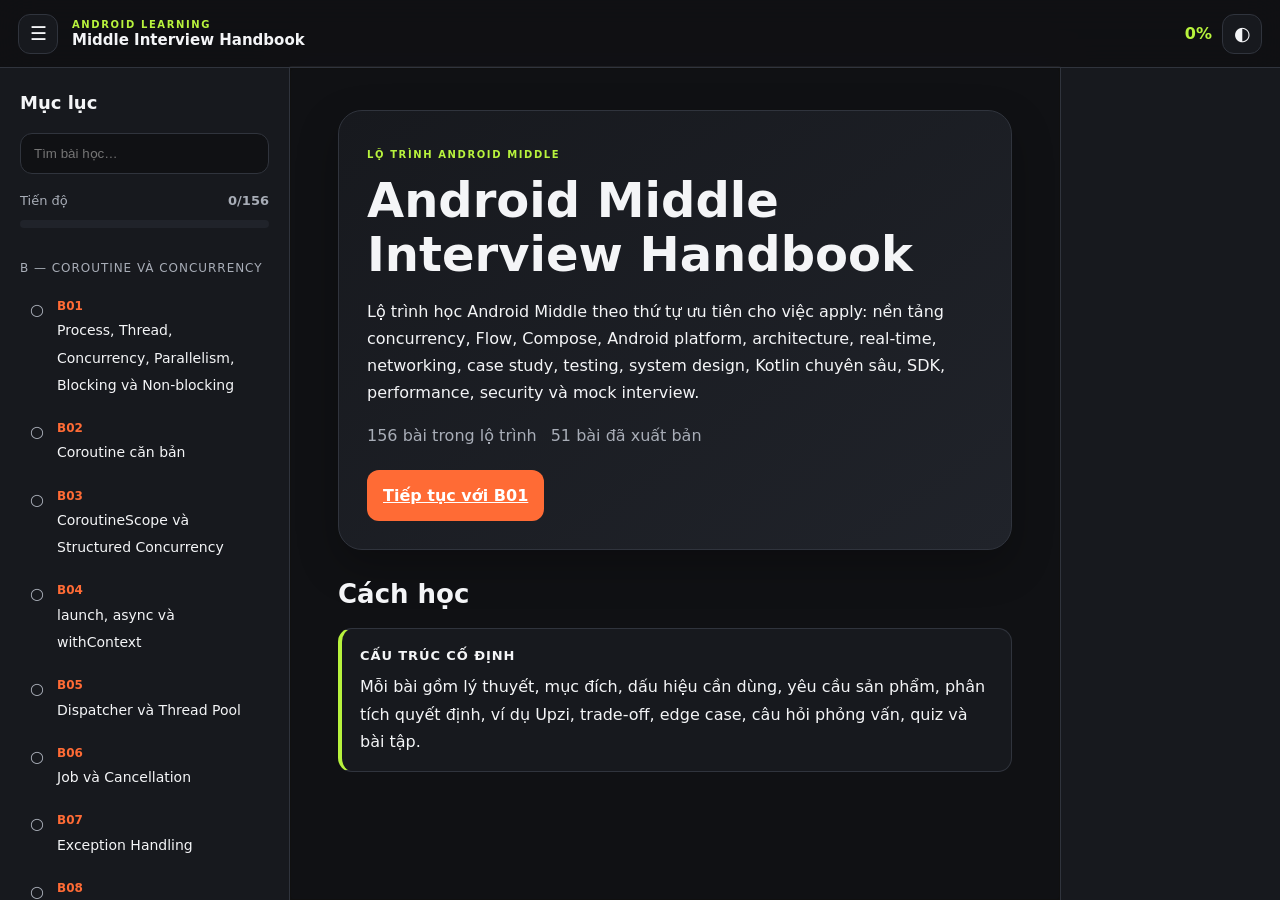
<file: android-learning/index.html>
<!doctype html>
<html lang="vi">
<head>
  <meta charset="utf-8">
  <meta name="viewport" content="width=device-width,initial-scale=1,viewport-fit=cover">
  <meta name="theme-color" content="#101114">
  <title>Android Middle Interview Handbook</title>
  <link rel="stylesheet" href="styles/main.css">
</head>
<body>
  <div class="app-shell">
    <header class="topbar">
      <button id="menu-button" class="icon-button" aria-label="Mở mục lục">☰</button>
      <div class="brand">
        <span class="eyebrow">ANDROID LEARNING</span>
        <strong>Middle Interview Handbook</strong>
      </div>
      <div class="top-actions">
        <span id="progress-label" class="progress-label">0%</span>
        <button id="theme-button" class="icon-button" aria-label="Đổi giao diện">◐</button>
      </div>
    </header>

    <div class="layout">
      <aside id="sidebar" class="sidebar">
        <div class="sidebar-head">
          <h2>Mục lục</h2>
          <button id="close-menu-button" class="icon-button mobile-only" aria-label="Đóng mục lục">×</button>
        </div>
        <input id="search-input" class="search-input" type="search" placeholder="Tìm bài học…">
        <div class="course-progress">
          <div class="course-progress-row"><span>Tiến độ</span><strong id="progress-count">0/0</strong></div>
          <div class="progress-track"><span id="progress-bar"></span></div>
        </div>
        <nav id="catalog"></nav>
      </aside>

      <main id="content" class="content" tabindex="-1">
        <div class="loading">Đang tải nội dung…</div>
      </main>

      <aside id="lesson-toc" class="lesson-toc desktop-only"></aside>
    </div>
  </div>

  <script type="module" src="scripts/app.js"></script>
</body>
</html>
</file>
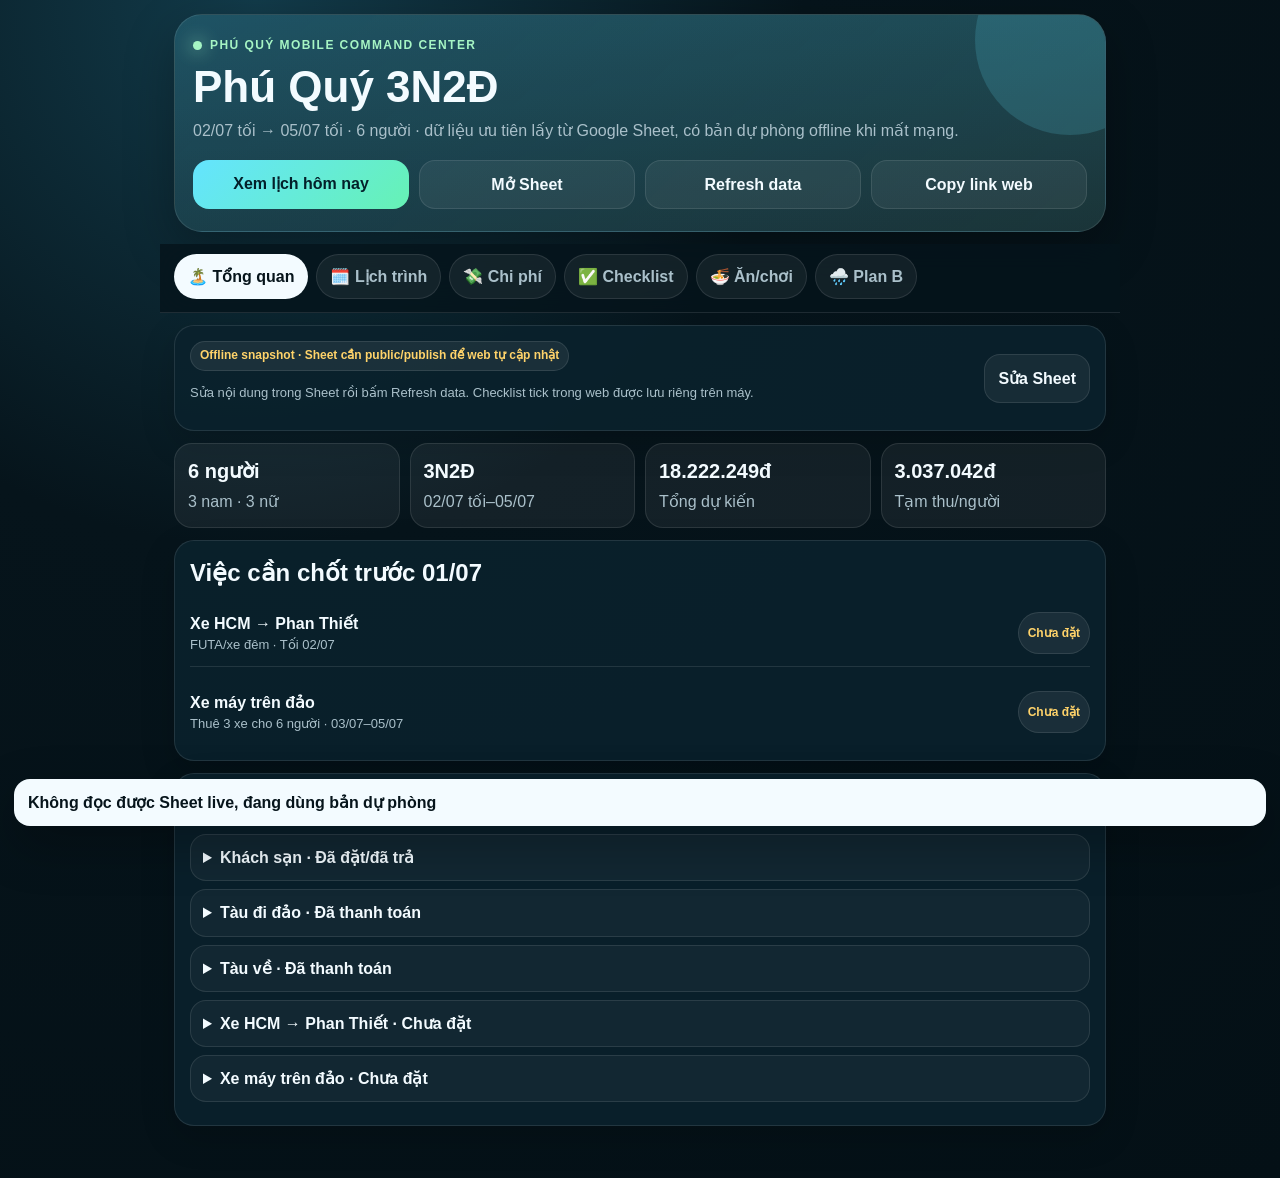
<file: phu-quy/index.html>
<!doctype html>
<html lang="vi">
<head>
  <meta charset="utf-8" />
  <meta name="viewport" content="width=device-width,initial-scale=1,viewport-fit=cover" />
  <meta name="theme-color" content="#071b23" />
  <meta name="apple-mobile-web-app-capable" content="yes" />
  <title>Phú Quý Trip — 3N2Đ</title>
  <style>
    :root{--bg:#06141b;--panel:#0b222d;--panel2:#102f3c;--line:rgba(255,255,255,.1);--text:#f3fbff;--muted:#aac0ca;--brand:#64e4ff;--brand2:#a6f5c4;--warn:#ffd36a;--danger:#ff8b8b;--ok:#7df0aa;--radius:20px;--shadow:0 18px 50px rgba(0,0,0,.28)}
    *{box-sizing:border-box} html{scroll-behavior:smooth} body{margin:0;background:radial-gradient(circle at 20% 0%,#123b4a 0,#06141b 35%,#041016 100%);color:var(--text);font-family:-apple-system,BlinkMacSystemFont,"Segoe UI",Roboto,Arial,sans-serif;line-height:1.45} button,input,select{font:inherit} a{color:inherit}.app{max-width:960px;margin:0 auto;padding:14px 14px 92px}.hero{position:relative;overflow:hidden;border:1px solid var(--line);border-radius:28px;padding:22px 18px;background:linear-gradient(135deg,rgba(100,228,255,.18),rgba(166,245,196,.1)),linear-gradient(180deg,#0f3342,#0a1e28);box-shadow:var(--shadow)}.hero:after{content:"";position:absolute;right:-60px;top:-70px;width:190px;height:190px;border-radius:50%;background:rgba(100,228,255,.16)}.eyebrow{display:flex;gap:8px;align-items:center;color:var(--brand2);font-weight:800;font-size:12px;text-transform:uppercase;letter-spacing:.12em}.eyebrow span{width:9px;height:9px;border-radius:999px;background:var(--brand2);box-shadow:0 0 18px var(--brand2)}h1{margin:10px 0 8px;font-size:32px;line-height:1.05}.sub{margin:0;color:var(--muted)}.hero-actions{display:grid;grid-template-columns:1fr 1fr;gap:10px;margin-top:18px}.btn{border:1px solid var(--line);border-radius:16px;padding:12px 13px;background:#123340;color:var(--text);text-decoration:none;font-weight:800;text-align:center;cursor:pointer}.btn.primary{background:linear-gradient(135deg,var(--brand),#66f2b4);color:#03202a;border:0}.btn.ghost{background:rgba(255,255,255,.06)}.statusbar{position:sticky;top:0;z-index:5;margin:12px -14px 8px;padding:10px 14px;background:rgba(6,20,27,.82);backdrop-filter:blur(18px);border-bottom:1px solid var(--line)}.tabs{display:flex;gap:8px;overflow-x:auto;padding-bottom:3px}.tab{white-space:nowrap;border:1px solid var(--line);border-radius:999px;padding:10px 13px;background:rgba(255,255,255,.06);color:var(--muted);font-weight:800}.tab.active{background:var(--text);color:#06141b}.grid{display:grid;gap:12px}.section{display:none}.section.active{display:block}.card{border:1px solid var(--line);border-radius:var(--radius);background:rgba(11,34,45,.9);box-shadow:0 12px 35px rgba(0,0,0,.16);padding:15px;margin:12px 0}.card h2,.card h3{margin:0 0 10px}.muted{color:var(--muted)}.small{font-size:13px}.pill{display:inline-flex;align-items:center;gap:6px;border:1px solid var(--line);background:rgba(255,255,255,.07);border-radius:999px;padding:5px 9px;font-size:12px;font-weight:800;color:var(--muted)}.pill.ok{color:var(--ok)}.pill.warn{color:var(--warn)}.pill.danger{color:var(--danger)}.kpis{display:grid;grid-template-columns:repeat(2,1fr);gap:10px}.kpi{padding:13px;border-radius:18px;background:rgba(255,255,255,.06);border:1px solid var(--line)}.kpi b{display:block;font-size:20px;margin-bottom:4px}.timeline{position:relative}.day-title{position:sticky;top:58px;z-index:3;background:#0d2a35;border:1px solid var(--line);border-radius:999px;padding:9px 12px;margin:16px 0 8px;font-weight:900}.event{position:relative;padding:14px;border-radius:18px;border:1px solid var(--line);background:rgba(255,255,255,.055);margin:10px 0}.event.now{outline:2px solid var(--brand);background:rgba(100,228,255,.1)}.event .time{color:var(--brand2);font-weight:900}.event h3{margin:4px 0 8px;font-size:18px}.meta{display:grid;gap:7px;color:var(--muted);font-size:14px}.meta div{display:flex;gap:8px}.meta b{color:var(--text)}.row{display:flex;justify-content:space-between;gap:10px;padding:12px 0;border-bottom:1px solid var(--line)}.row:last-child{border-bottom:0}.money{font-variant-numeric:tabular-nums;font-weight:900}.negative{color:var(--ok)}.positive{color:var(--warn)}.check{display:flex;gap:10px;align-items:flex-start;padding:12px;border:1px solid var(--line);border-radius:16px;margin:8px 0;background:rgba(255,255,255,.045)}.check input{margin-top:4px;width:20px;height:20px;accent-color:#64e4ff}.check.done{opacity:.62}.check.done .label{text-decoration:line-through}.filter{display:flex;gap:8px;overflow-x:auto;margin:8px 0 12px}.search{width:100%;border:1px solid var(--line);background:rgba(255,255,255,.06);border-radius:16px;padding:12px;color:var(--text);outline:none}.sheet-note{display:flex;justify-content:space-between;gap:12px;align-items:center;flex-wrap:wrap}.bottom-nav{position:fixed;left:0;right:0;bottom:0;z-index:10;background:rgba(4,16,22,.92);backdrop-filter:blur(18px);border-top:1px solid var(--line);padding:8px max(8px,env(safe-area-inset-left)) max(8px,env(safe-area-inset-bottom));display:grid;grid-template-columns:repeat(5,1fr);gap:6px}.bottom-nav button{border:0;border-radius:14px;padding:8px 5px;background:transparent;color:var(--muted);font-size:12px;font-weight:800}.bottom-nav button.active{background:rgba(100,228,255,.14);color:var(--brand)}details{border:1px solid var(--line);border-radius:16px;padding:11px 12px;background:rgba(255,255,255,.04);margin:8px 0}summary{font-weight:900;cursor:pointer}.toast{position:fixed;left:14px;right:14px;bottom:74px;z-index:20;background:#f3fbff;color:#06141b;border-radius:16px;padding:12px 14px;font-weight:900;box-shadow:var(--shadow);display:none}.toast.show{display:block}.empty{padding:20px;text-align:center;color:var(--muted)}@media(min-width:760px){.hero-actions{grid-template-columns:repeat(4,1fr)}.kpis{grid-template-columns:repeat(4,1fr)}.app{padding-bottom:30px}.bottom-nav{display:none}.section{padding-bottom:10px}h1{font-size:44px}}
  </style>
</head>
<body>
  <div class="app">
    <header class="hero">
      <div class="eyebrow"><span></span> Phú Quý Mobile Command Center</div>
      <h1>Phú Quý 3N2Đ</h1>
      <p class="sub">02/07 tối → 05/07 tối · 6 người · dữ liệu ưu tiên lấy từ Google Sheet, có bản dự phòng offline khi mất mạng.</p>
      <div class="hero-actions">
        <a class="btn primary" href="#timeline" data-open="timeline">Xem lịch hôm nay</a>
        <a class="btn ghost" target="_blank" rel="noopener" href="https://docs.google.com/spreadsheets/d/16JWPtsjqoDQ8DSpz7h0mvK5O7odNm2xrJg-VEntA97g/edit">Mở Sheet</a>
        <button class="btn ghost" id="refreshBtn">Refresh data</button>
        <button class="btn ghost" id="shareBtn">Copy link web</button>
      </div>
    </header>
    <div class="statusbar"><nav id="tabs" class="tabs"></nav></div>
    <main id="main"></main>
  </div>
  <nav class="bottom-nav" id="bottomNav"></nav>
  <div class="toast" id="toast"></div>
<script>
const SHEET_ID='16JWPtsjqoDQ8DSpz7h0mvK5O7odNm2xrJg-VEntA97g';
const SHEET_NAME='Plan Phú Quý 07-2026';
const SHEET_URL=`https://docs.google.com/spreadsheets/d/${SHEET_ID}/edit`;
const CSV_URL=`https://docs.google.com/spreadsheets/d/${SHEET_ID}/gviz/tq?tqx=out:csv&sheet=${encodeURIComponent(SHEET_NAME)}&range=A1:L140`;
const tabs=[['home','Tổng quan','🏝️'],['timeline','Lịch trình','🗓️'],['costs','Chi phí','💸'],['checklist','Checklist','✅'],['food','Ăn/chơi','🍜'],['planb','Plan B','🌧️']];
const fallback={
 summary:[
  ['Khách sạn','La Min Hotel, Phu Quy Island','03/07–05/07/2026, 2 đêm','2 phòng Quadruple Room','1.702.049','Đã đặt/đã trả'],
  ['Tàu đi đảo','Superdong Phu Quy I · mã 8246265','03/07/2026 06:15','Phan Thiết → Phú Quý','Trong tổng vé','Đã thanh toán'],
  ['Tàu về','Superdong Phu Quy I · mã 8246266','05/07/2026 10:30','Phú Quý → Phan Thiết','4.123.632','Đã thanh toán'],
  ['Xe HCM → Phan Thiết','FUTA/xe đêm','Tối 02/07','Ưu tiên 22:00–23:30','~220k/người/lượt','Chưa đặt'],
  ['Xe máy trên đảo','Thuê 3 xe cho 6 người','03/07–05/07','Hỏi giao xe tại cảng','~150k/xe/ngày + xăng','Chưa đặt']
 ],
 events:[
  ['Thứ 5 02/07','20:30–21:30','Tập trung tại điểm đón xe','Chốt theo vé xe ở TP.HCM','Tự đi/Grab','Ăn tối nhẹ, CCCD, nước, áo khoác','Nếu không có chuyến phù hợp: xe riêng/chuyến sớm hơn','Tự túc'],
  ['Thứ 5 02/07','22:00–23:30','Lên xe HCM → Phan Thiết','Điểm đón FUTA đã đặt','Xe khách đêm','Ngủ trên xe; đặt báo thức','Nếu xe trễ: taxi thẳng ra cảng','~220k/người'],
  ['Thứ 6 03/07','04:30–05:00','Đến Phan Thiết, ra cảng','169 Võ Thị Sáu, Phường Phan Thiết, Tỉnh Lâm Đồng','Taxi/Grab','Vệ sinh, ăn nhẹ, lấy vé','Đến sớm thì nghỉ Port Cafe','~150k/nhóm'],
  ['Thứ 6 03/07','05:15–05:45','Check-in tàu','Cảng/Phòng vé Superdong Phan Thiết','Đi bộ','Uống chống say trước 15–30 phút','Nếu tàu hoãn: liên hệ Superdong + khách sạn','0'],
  ['Thứ 6 03/07','06:15–09:30','Tàu Phan Thiết → Phú Quý','Phan Thiết → Phú Quý','Superdong Phu Quy I','Ngồi yên, hạn chế màn hình','Say sóng: nước, kẹo gừng, không dùng điện thoại','Đã trả'],
  ['Thứ 6 03/07','09:30–10:00','Đến cảng Phú Quý, nhận xe máy','Cảng Phú Quý / 47 Ngô Quyền','Nhận xe','Kiểm tra thắng, đèn, lốp, mũ','Mưa lớn: taxi/xe điện về khách sạn','Trong mục thuê xe'],
  ['Thứ 6 03/07','10:00–11:30','Ăn sáng muộn/cafe, gửi hành lý','Khu trung tâm/Tam Thanh hoặc gần La Min','Xe máy','Chọn quán gần khách sạn','Mưa: ở cafe lâu hơn','60k/người'],
  ['Thứ 6 03/07','11:30–12:30','Ăn trưa hải sản/làng bè','Bè Phú Quý Trip hoặc Bè Anh Sang','Xe máy/tàu nhỏ','Hỏi giá/kg trước','Mưa/biển động: Cơm niêu hoặc Lưới Seafood','200–300k/người'],
  ['Thứ 6 03/07','12:30–14:00','Check-in khách sạn, nghỉ','La Min Hotel – cần xác nhận pin','Xe máy','Tắm nghỉ, sạc pin, chia phòng','Chưa nhận phòng: gửi hành lý','Đã trả'],
  ['Thứ 6 03/07','14:00–15:00','Cột cờ + Dốc Phượt','Cột cờ Phú Quý, Dốc Phượt','Xe máy','Check-in, tránh mép dốc','Mưa/gió: bỏ Dốc Phượt','0–20k'],
  ['Thứ 6 03/07','15:00–16:30','Gành Hang + Bãi Nhỏ','Gành Hang, Bãi Nhỏ','Xe máy + đi bộ','Không xuống đá trơn nếu sóng lớn','Mưa: đổi cafe/nghỉ','0–20k'],
  ['Thứ 6 03/07','16:30–17:30','Cafe view biển','Gần Gành Hang/Bãi Lăng','Xe máy','Nghỉ nắng, sạc pin','Mưa: kéo dài cafe/chơi bài','50–80k'],
  ['Thứ 6 03/07','17:30–18:30','Hoàng hôn Bờ kè Bãi Lăng','Bờ kè Bãi Lăng','Xe máy','Bánh tráng nướng + ảnh hoàng hôn','Mưa: ăn tối sớm','30–60k'],
  ['Thứ 6 03/07','19:00–21:00','Ăn tối','Phú Các / Lục Vi / Lưới Seafood','Xe máy','Review chi phí ngày 1','Mưa: quán gần khách sạn','150–250k'],
  ['Thứ 7 04/07','05:00–06:30','Bình minh','Dốc Phượt / Bãi Nhỏ / núi Cao Cát','Xe máy','Tùy sức, mang nước','Mưa: ngủ thêm','0'],
  ['Thứ 7 04/07','06:30–07:30','Ăn sáng','Mì mực chị Thảo / Vị Quy / Chợ Tam Thanh','Xe máy','Mì mực, bún riêu, bò kho','Mưa: quán gần khách sạn','40–70k'],
  ['Thứ 7 04/07','08:00–11:30','Tour Hòn Tranh/ngắm san hô','Hòn Tranh','Xe máy + cano','Áo phao, chống nắng','Mưa/biển động: hủy/đổi tour','200–300k'],
  ['Thứ 7 04/07','11:30–13:00','Ăn trưa bò nóng/hải sản','Thanh Bình/Ngọc Tình/chú Ninh/Hoài Thương','Xe máy','Gọi trước cho 6 người','Mưa: quán trong nhà','150–250k'],
  ['Thứ 7 04/07','14:30–17:30','Cụm Mộ Thầy – Cao Cát – điện gió','Mộ Thầy, Dinh Long Vĩ, Chùa Linh Sơn, Núi Cao Cát','Xe máy','Gom cụm điểm, giữ trang phục lịch sự','Mưa: cafe/quán trong nhà','0–20k'],
  ['Thứ 7 04/07','17:30–22:00','Hoàng hôn + ăn tối + cafe','Bãi Lăng/Bãi Hải Đảo; Lục Vi/Phú Các/Cơm niêu','Xe máy','Chốt giờ trả xe/check-out','Mưa: ăn tại khách sạn/chơi bài','180–300k'],
  ['CN 05/07','05:00–07:30','Bình minh nhẹ + ăn sáng + mua quà','Cây Cô Đơn, làng chài, Tam Thanh/Long Hải','Xe máy','Không mua đồ tươi quá nhiều','Mưa/mệt: ngủ thêm','50–100k'],
  ['CN 05/07','07:30–09:30','Soạn hành lý, check-out, trả xe','La Min → Cảng/47 Ngô Quyền','Xe máy/taxi','Kiểm đồ, đổ xăng nếu cần','Mưa: gọi lấy xe tại KS','Taxi dự phòng'],
  ['CN 05/07','09:45–13:00','Check-in tàu và về Phan Thiết','Cảng Phú Quý → Cảng Phan Thiết','Superdong','Chống say, CCCD/vé','Tàu hoãn: đổi nhà xe','Đã trả'],
  ['CN 05/07','13:00–19:30','Ăn trưa Phan Thiết + xe về HCM','Gần cảng/bến xe Phan Thiết','Taxi + xe khách','Book xe sau 14:30','Tàu trễ: đổi nhà xe/xe riêng','320–370k']
 ],
 costs:[
  ['Khách sạn La Min Hotel 2 phòng/2 đêm','Lưu trú','1.702.049','6','283.675','Đã thanh toán','Tuấn Lâm'],['Tàu Superdong khứ hồi 6 vé','Di chuyển','4.123.632','6','687.272','Đã thanh toán','Tuấn Lâm'],['Xe HCM → Phan Thiết','Di chuyển','1.380.000','6','230.000','Chưa đặt','Quỹ/BTC'],['Xe Phan Thiết → HCM','Di chuyển','1.320.000','6','220.000','Chưa đặt','Quỹ/BTC'],['Taxi bến xe ↔ cảng','Di chuyển','150.000','6','25.000','Ước tính','Quỹ/BTC'],['Thuê xe máy','Di chuyển','600.000','6','100.000','Chưa đặt','Tuấn Lâm'],['Xăng xe máy','Di chuyển','150.000','6','25.000','Ước tính','Quỹ/BTC'],['Ăn sáng 2 buổi','Ăn uống','720.000','6','120.000','Ước tính','Quỹ/BTC'],['Ăn trưa/tối chính','Ăn uống','3.240.000','6','540.000','Ước tính','Quỹ/BTC'],['Hải sản/làng bè','Ăn uống','1.500.000','6','250.000','Ước tính','Quỹ/BTC'],['Cafe/ăn vặt/nước','Ăn uống','1.080.000','6','180.000','Ước tính','Quỹ/BTC'],['Đồ chung','Đồ chung','600.000','6','100.000','Cần mua','Quỹ/BTC'],['Dự phòng 10%','Dự phòng','1.656.568','6','276.095','Dự phòng','Quỹ/BTC']
 ],
 people:[['Tuấn Lâm','3.037.042','5.825.681','-2.788.639'],['Nam 2','3.037.042','0','3.037.042'],['Nam 3','3.037.042','0','3.037.042'],['Nữ 1','3.037.042','0','3.037.042'],['Nữ 2','3.037.042','0','3.037.042'],['Nữ 3','3.037.042','0','3.037.042']],
 checklist:[['Cá nhân','CCCD/giấy tờ tùy thân','1/người','Từng người','Bắt buộc'],['Cá nhân','Đồ bơi + khăn nhanh khô','1 bộ/người','Từng người','Cần chuẩn bị'],['Cá nhân','Kem chống nắng SPF50+','1 tuýp/người hoặc share','Từng người','Cần chuẩn bị'],['Cá nhân','Nón/kính râm/áo khoác chống nắng','1 bộ/người','Từng người','Cần chuẩn bị'],['Cá nhân','Dép/giày bám tốt','1 đôi/người','Từng người','Cần chuẩn bị'],['Cá nhân','Thuốc cá nhân, chống say','Tùy người','Từng người','Cần chuẩn bị'],['Cá nhân','Pin dự phòng + cáp sạc','1 bộ/người','Từng người','Cần chuẩn bị'],['Cá nhân','Túi chống nước/zip bag','1–2 cái/người','Từng người','Nên có'],['BTC chung','Thuốc chống say dự phòng + kẹo gừng','1 set','BTC','Cần mua'],['BTC chung','Bộ y tế mini','1 set','BTC','Cần mua'],['BTC chung','Nước suối + khăn giấy','1 set','BTC','Cần mua'],['BTC chung','Bài/boardgame nhỏ','1 bộ','BTC','Tùy chọn'],['BTC chung','Số điện thoại: KS, xe, tour, Superdong','1 file note','BTC','Cần chốt']],
 places:[['Ăn sáng','Quán mì mực chị Thảo','Phú Quý – cần mở Maps theo tên','Mì mực','40–70k'],['Ăn sáng','Quán Vị Quy','Phú Quý – cần mở Maps theo tên','Bún riêu thịt nướng, phở sa tế, bò kho','40–70k'],['Ăn sáng/ăn vặt','Bánh căn cô Phúc','Gần Cây Cô Đơn','Bánh căn','30–60k'],['Hải sản','Bè Phú Quý Trip / Bè Anh Sang','Làng bè Phú Quý – cần gọi/pin trước','Hải sản tươi sống','200–300k'],['Ăn trưa/tối','Lưới Seafood','Tam Thanh, Phú Quý','Hải sản/quán ăn nhóm','150–250k'],['Ăn trưa/tối','Cơm niêu Phú Quý','Tam Thanh, Phú Quý','Cơm niêu, hợp ngày mưa','100–180k'],['Đặc sản','Bò nóng Thanh Bình/Ngọc Tình/chú Ninh/Hoài Thương','Phú Quý – chọn quán theo vị trí','Bò nóng Phú Quý','150–250k'],['Ăn vặt','Bánh căn dốc','19 Hai Bà Trưng','Bánh căn','30–60k'],['Ăn vặt','Bánh tráng nướng Bãi Lăng','Bờ kè/Bãi Lăng','Bánh tráng nướng + hoàng hôn','30–60k'],['Y tế','Phòng khám Long Hải / Nhà thuốc Ngọc Tạo / Long Châu','Link trong Travel Tips','Y tế/thuốc','Tùy mua']],
 planb:[['Mưa nhẹ nhưng biển êm','Giữ lịch ăn uống/cafe, giảm Gành Hang/Bãi Nhỏ','Cafe view biển, Cơm niêu, Lưới Seafood','Không xuống đá trơn'],['Mưa to/sóng lớn sáng 04/07','Hủy/đổi Hòn Tranh, chuyển ăn sáng + cafe + Núi Cao Cát nếu ngớt','Chợ Tam Thanh, quán trong nhà, K-Mart/365 Day','Gọi tour xác nhận hủy/hoàn'],['Có người say sóng/mệt','Cho nghỉ khách sạn, nhóm còn lại đi điểm gần','Bãi Lăng, cafe gần khách sạn','Luôn có 1 người đi cùng người mệt'],['Tàu/xe bị trễ','Bỏ cafe/điểm phụ, giữ mốc cảng/check-in/trả phòng','Ưu tiên Gành Hang + Bãi Lăng; Hòn Tranh ngày 2','Buffer 45–60 phút trước tàu'],['Không thuê được xe máy','Thuê taxi/xe điện theo chặng, gom điểm gần nhau','Cảng–KS–Gành Hang–Bãi Lăng','Không tự lái khi mưa/gió']]
};
let data=structuredClone(fallback);let rows=[];let source='Offline snapshot';let active=localStorage.getItem('pq_tab')||'home';
function money(s){return String(s||'').replace(/\B(?=(\d{3})+(?!\d))/g,'.')} function toast(t){const el=document.getElementById('toast');el.textContent=t;el.classList.add('show');setTimeout(()=>el.classList.remove('show'),2400)}
function csvParse(text){const out=[];let row=[],v='',q=false;for(let i=0;i<text.length;i++){const c=text[i],n=text[i+1];if(q){if(c==='"'&&n==='"'){v+='"';i++}else if(c==='"')q=false;else v+=c}else{if(c==='"')q=true;else if(c===','){row.push(v);v=''}else if(c==='\n'){row.push(v);out.push(row);row=[];v=''}else if(c!=='\r')v+=c}}row.push(v);out.push(row);return out.map(r=>r.map(x=>x.trim())).filter(r=>r.some(Boolean))}
function between(title,nextTitle){const s=rows.findIndex(r=>(r[0]||'').includes(title));if(s<0)return[];let e=nextTitle?rows.findIndex((r,i)=>i>s&&(r[0]||'').includes(nextTitle)):rows.length;if(e<0)e=rows.length;return rows.slice(s+2,e).filter(r=>r.some(Boolean)&&!/^\d+\)/.test(r[0]||''));}
function parseRows(){if(!rows.length)return;data.summary=between('TÓM TẮT','LỊCH TRÌNH').filter(r=>r[0]&&r[0]!=='Hạng mục').map(r=>[r[0],r[1],r[3],r[4],r[5],r[6]]);data.events=between('LỊCH TRÌNH','PLAN B').filter(r=>r[0]&&r[0]!=='Ngày').map(r=>[r[0],r[1],r[2],r[3],r[4],r[5],r[6],r[7]]);data.planb=between('PLAN B','BẢNG TÍNH').filter(r=>r[0]&&r[0]!=='Tình huống').map(r=>[r[0],r[1],r[2],r[4]]);data.costs=between('BẢNG TÍNH','CHIA TIỀN').filter(r=>r[0]&&r[0]!=='Khoản mục'&&r[0]!=='TỔNG DỰ KIẾN').map(r=>[r[0],r[1],r[5],r[7],r[8],r[9],r[6]]);data.people=between('CHIA TIỀN','CHECKLIST').filter(r=>r[0]&&r[0]!=='Thành viên'&&r[0]!=='Lưu ý').map(r=>[r[0],r[2],r[3],r[4]]);data.checklist=between('CHECKLIST','QUÁN ĂN').filter(r=>r[0]&&r[0]!=='Nhóm').map(r=>[r[0],r[1],r[2],r[3],r[5]]);data.places=between('QUÁN ĂN','NGUỒN').filter(r=>r[0]&&r[0]!=='Nhóm').map(r=>[r[0],r[1],r[2],r[3],r[5]]);}
async function loadSheet(){try{document.getElementById('refreshBtn').disabled=true;const res=await fetch(CSV_URL+'&_='+Date.now(),{cache:'no-store'});if(!res.ok)throw new Error(res.status);const text=await res.text();if(text.includes('<!DOCTYPE html')||text.includes('Google Docs'))throw new Error('Sheet is not public');rows=csvParse(text);parseRows();source='Google Sheet live · '+new Date().toLocaleString('vi-VN');localStorage.setItem('pq_last_rows',JSON.stringify(rows));render();toast('Đã refresh từ Google Sheet')}catch(e){const saved=localStorage.getItem('pq_last_rows');if(saved){rows=JSON.parse(saved);parseRows();source='Cache từ lần refresh trước'}else source='Offline snapshot · Sheet cần public/publish để web tự cập nhật';render();toast('Không đọc được Sheet live, đang dùng bản dự phòng')}finally{document.getElementById('refreshBtn').disabled=false}}
function setActive(id){active=id;localStorage.setItem('pq_tab',id);render()}function maps(q){return 'https://www.google.com/maps/search/?api=1&query='+encodeURIComponent(q+' Phú Quý Bình Thuận')}
function renderTabs(){const t=document.getElementById('tabs'),b=document.getElementById('bottomNav');t.innerHTML=tabs.map(x=>`<button class="tab ${active===x[0]?'active':''}" onclick="setActive('${x[0]}')">${x[2]} ${x[1]}</button>`).join('');b.innerHTML=tabs.slice(0,5).map(x=>`<button class="${active===x[0]?'active':''}" onclick="setActive('${x[0]}')"><div>${x[2]}</div><div>${x[1]}</div></button>`).join('')}
function nextEvent(){const now=new Date();const y=now.getFullYear();const map={'02/07':`${y}-07-02`,'03/07':`${y}-07-03`,'04/07':`${y}-07-04`,'05/07':`${y}-07-05`};let best=null;for(const e of data.events){const d=Object.keys(map).find(k=>e[0].includes(k));const st=(e[1]||'').split('–')[0].replace('h',':');if(!d||!st.includes(':'))continue;const date=new Date(map[d]+'T'+st.padStart(5,'0')+':00');if(date>=now&&(!best||date<best.date))best={date,e}}return best}
function home(){const total=data.costs.reduce((s,r)=>s+Number(String(r[2]).replace(/\D/g,'')),0);const next=nextEvent();return `<section class="section active"><div class="card sheet-note"><div><span class="pill ${source.startsWith('Google')?'ok':'warn'}">${source}</span><p class="muted small">Sửa nội dung trong Sheet rồi bấm Refresh data. Checklist tick trong web được lưu riêng trên máy.</p></div><a class="btn ghost" target="_blank" href="${SHEET_URL}">Sửa Sheet</a></div><div class="kpis"><div class="kpi"><b>6 người</b><span class="muted">3 nam · 3 nữ</span></div><div class="kpi"><b>3N2Đ</b><span class="muted">02/07 tối–05/07</span></div><div class="kpi"><b>${money(total||18222249)}đ</b><span class="muted">Tổng dự kiến</span></div><div class="kpi"><b>${money(data.people[0]?.[1]||3037042)}đ</b><span class="muted">Tạm thu/người</span></div></div>${next?`<div class="card"><span class="pill ok">Việc tiếp theo</span><h2>${next.e[2]}</h2><p class="muted"><b>${next.e[0]} · ${next.e[1]}</b><br>${next.e[3]}</p><button class="btn primary" onclick="setActive('timeline')">Mở lịch trình</button></div>`:''}<div class="card"><h2>Việc cần chốt trước 01/07</h2><div class="grid">${data.summary.filter(r=>String(r[5]).includes('Chưa')||String(r[5]).includes('Cần')).map(r=>`<div class="row"><div><b>${r[0]}</b><div class="muted small">${r[1]} · ${r[2]||''}</div></div><span class="pill warn">${r[5]}</span></div>`).join('')}</div></div><div class="card"><h2>Booking quan trọng</h2>${data.summary.slice(0,5).map(r=>`<details><summary>${r[0]} · ${r[5]||''}</summary><p>${r[1]||''}</p><p class="muted small">${r[2]||''}<br>${r[3]||''}<br>${r[4]||''}</p></details>`).join('')}</div></section>`}
function timeline(){let day='';return `<section class="section active" id="timeline"><div class="card"><h2>Lịch trình</h2><p class="muted small">Card sáng màu xanh là mốc tiếp theo nếu web nhận diện được thời gian.</p></div><div class="timeline">${data.events.map((e,i)=>{let head='';if(e[0]!==day){day=e[0];head=`<div class="day-title">${day}</div>`}return head+`<article class="event"><div class="time">${e[1]||''}</div><h3>${e[2]||''}</h3><div class="meta"><div>📍 <span>${e[3]||''}</span></div><div>🛵 <span>${e[4]||''}</span></div><div>✅ <span>${e[5]||''}</span></div><div>🌧️ <span>${e[6]||''}</span></div><div>💸 <b>${e[7]||''}</b></div></div>${e[3]?`<a class="btn ghost" target="_blank" href="${maps(e[3])}" style="display:block;margin-top:12px">Mở Maps</a>`:''}</article>`}).join('')}</div></section>`}
function costs(){const total=data.costs.reduce((s,r)=>s+Number(String(r[2]).replace(/\D/g,'')),0);return `<section class="section active"><div class="card"><h2>Chi phí & chia tiền</h2><div class="kpis"><div class="kpi"><b>${money(total)}đ</b><span class="muted">Tổng dự kiến</span></div><div class="kpi"><b>${money(Math.round(total/6))}đ</b><span class="muted">/người</span></div></div></div><div class="card"><h3>Người cần chuyển/nhận</h3>${data.people.map(p=>`<div class="row"><div><b>${p[0]}</b><div class="muted small">Phải góp ${p[1]} · đã ứng ${p[2]}</div></div><div class="money ${String(p[3]).startsWith('-')?'negative':'positive'}">${p[3]}</div></div>`).join('')}<button class="btn primary" style="width:100%;margin-top:12px" onclick="copySettlement()">Copy bảng chia tiền</button></div><div class="card"><h3>Khoản mục</h3>${data.costs.map(c=>`<details><summary>${c[0]} · ${c[4]}/người</summary><p class="muted small">Loại: ${c[1]} · Người trả: ${c[6]} · Trạng thái: ${c[5]}</p><div class="money">${c[2]}đ</div></details>`).join('')}</div></section>`}
function checklist(){const done=JSON.parse(localStorage.getItem('pq_done')||'{}');return `<section class="section active"><div class="card"><h2>Checklist</h2><p class="muted small">Tick ở đây chỉ lưu trên điện thoại của bạn, không ghi ngược lên Sheet.</p></div>${data.checklist.map((c,i)=>`<label class="check ${done[i]?'done':''}"><input type="checkbox" ${done[i]?'checked':''} onchange="toggleDone(${i},this.checked)"><div><b class="label">${c[1]}</b><div class="muted small">${c[0]} · ${c[2]} · ${c[3]} · ${c[4]}</div></div></label>`).join('')}</section>`}
function food(){return `<section class="section active"><div class="card"><h2>Ăn uống / địa điểm / tiện ích</h2><input class="search" id="placeSearch" placeholder="Tìm: hải sản, bò nóng, y tế..." oninput="renderPlaces(this.value)"></div><div id="places"></div></section>`}
function renderPlaces(q=''){const wrap=document.getElementById('places');if(!wrap)return;const list=data.places.filter(p=>p.join(' ').toLowerCase().includes(q.toLowerCase()));wrap.innerHTML=list.map(p=>`<article class="card"><span class="pill">${p[0]}</span><h3>${p[1]}</h3><p class="muted">${p[2]}</p><p>${p[3]||''}</p><div class="row"><span>Giá dự kiến</span><b>${p[4]||''}</b></div><a class="btn ghost" target="_blank" href="${maps(p[1]+' '+p[2])}">Mở Maps</a></article>`).join('')||'<div class="empty">Không tìm thấy.</div>'}
function planb(){return `<section class="section active"><div class="card"><h2>Plan B nhanh</h2><p class="muted small">Dùng khi mưa, sóng lớn, say sóng, trễ tàu/xe hoặc không thuê được xe máy.</p></div>${data.planb.map(p=>`<article class="card"><span class="pill warn">Tình huống</span><h3>${p[0]}</h3><p><b>Đổi lịch:</b> ${p[1]}</p><p class="muted"><b>Điểm thay thế:</b> ${p[2]}</p><p class="muted"><b>An toàn:</b> ${p[3]}</p></article>`).join('')}<div class="card"><h3>Liên hệ nhanh</h3><a class="btn ghost" target="_blank" href="https://online.superdong.com.vn/">Superdong</a><a class="btn ghost" target="_blank" style="margin-top:8px;display:block" href="https://futabus.vn/lich-trinh">FUTA</a></div></section>`}
function render(){renderTabs();const map={home,timeline,costs,checklist,food,planb};document.getElementById('main').innerHTML=map[active]();if(active==='food')renderPlaces();window.scrollTo({top:0,behavior:'smooth'}) }
function toggleDone(i,v){const done=JSON.parse(localStorage.getItem('pq_done')||'{}');done[i]=v;localStorage.setItem('pq_done',JSON.stringify(done));render()}function copySettlement(){const t=data.people.map(p=>`${p[0]}: ${p[3].startsWith('-')?'được nhận':'cần chuyển'} ${p[3].replace('-','')}đ`).join('\n');navigator.clipboard.writeText(t);toast('Đã copy bảng chia tiền')}document.getElementById('refreshBtn').onclick=loadSheet;document.getElementById('shareBtn').onclick=()=>{navigator.clipboard.writeText(location.href);toast('Đã copy link web')};document.body.addEventListener('click',e=>{const id=e.target?.dataset?.open;if(id)setActive(id)});render();loadSheet();
</script>
</body>
</html>
</file>
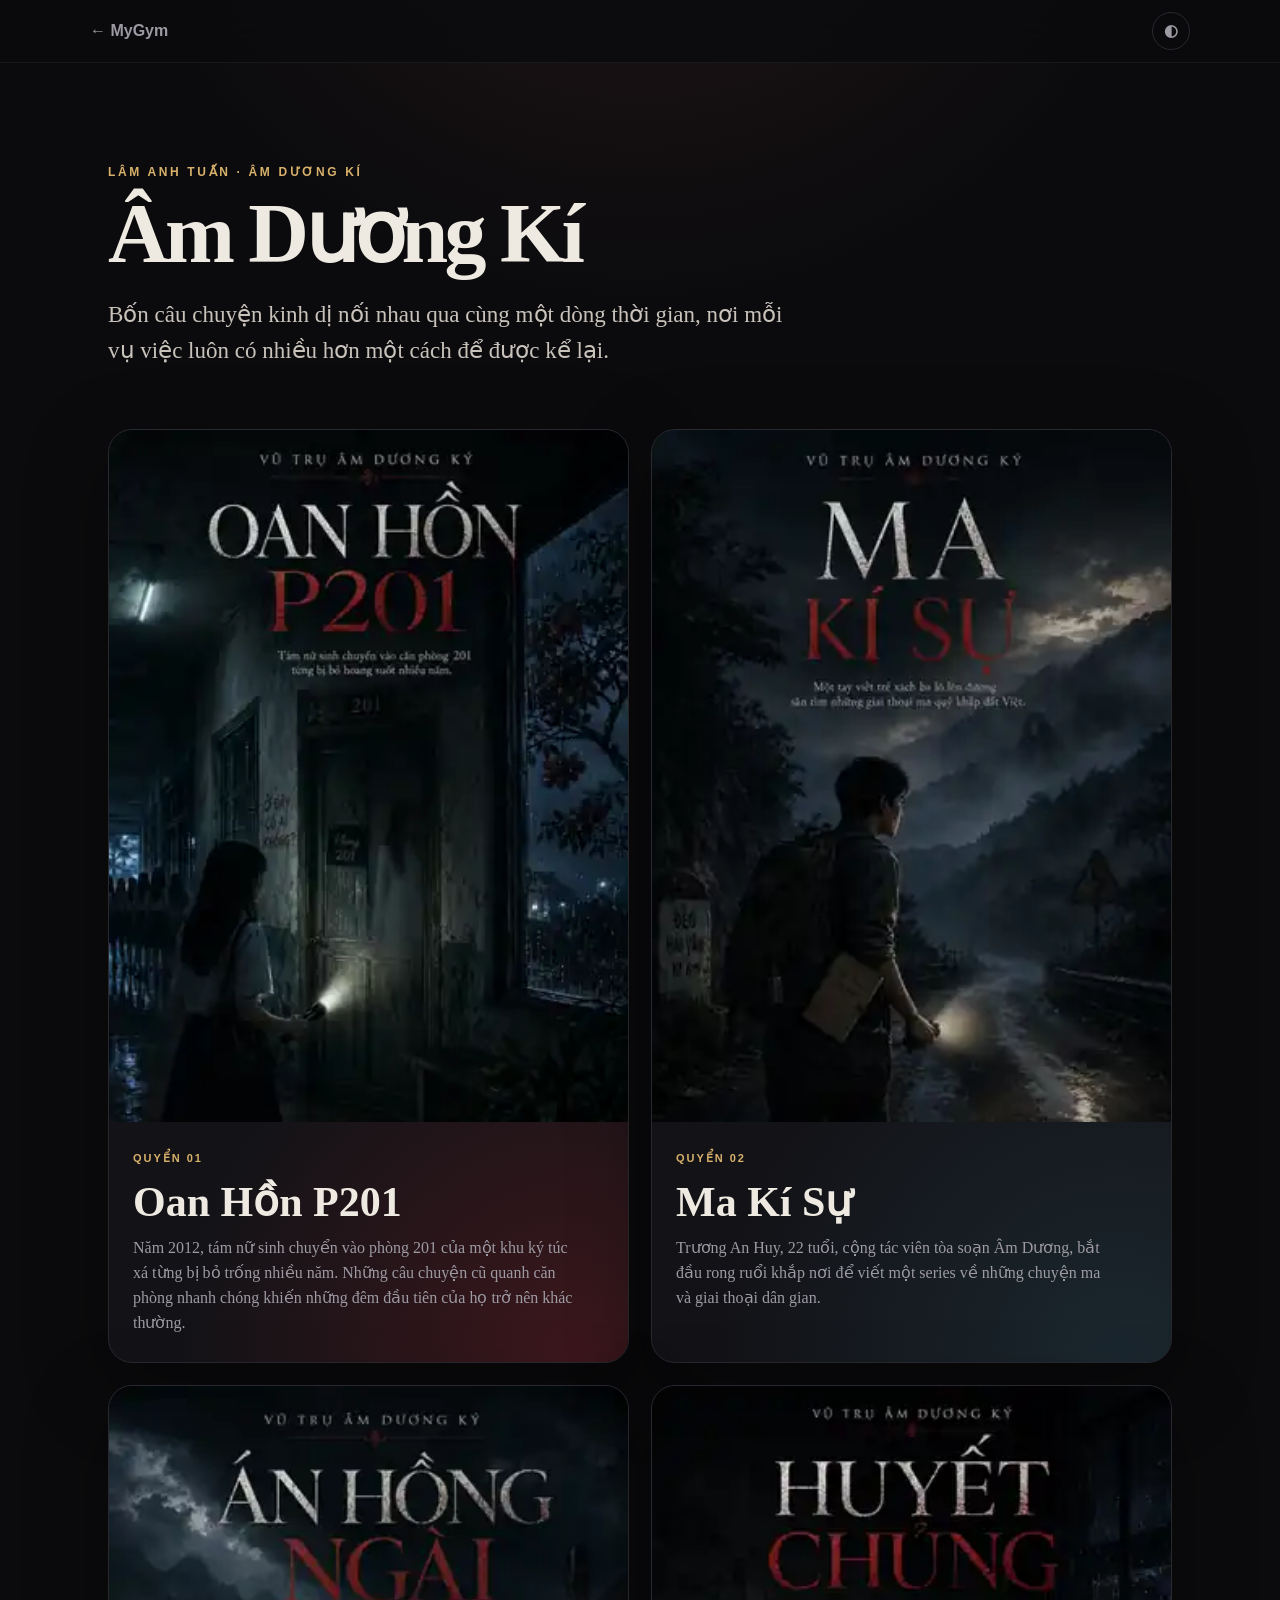
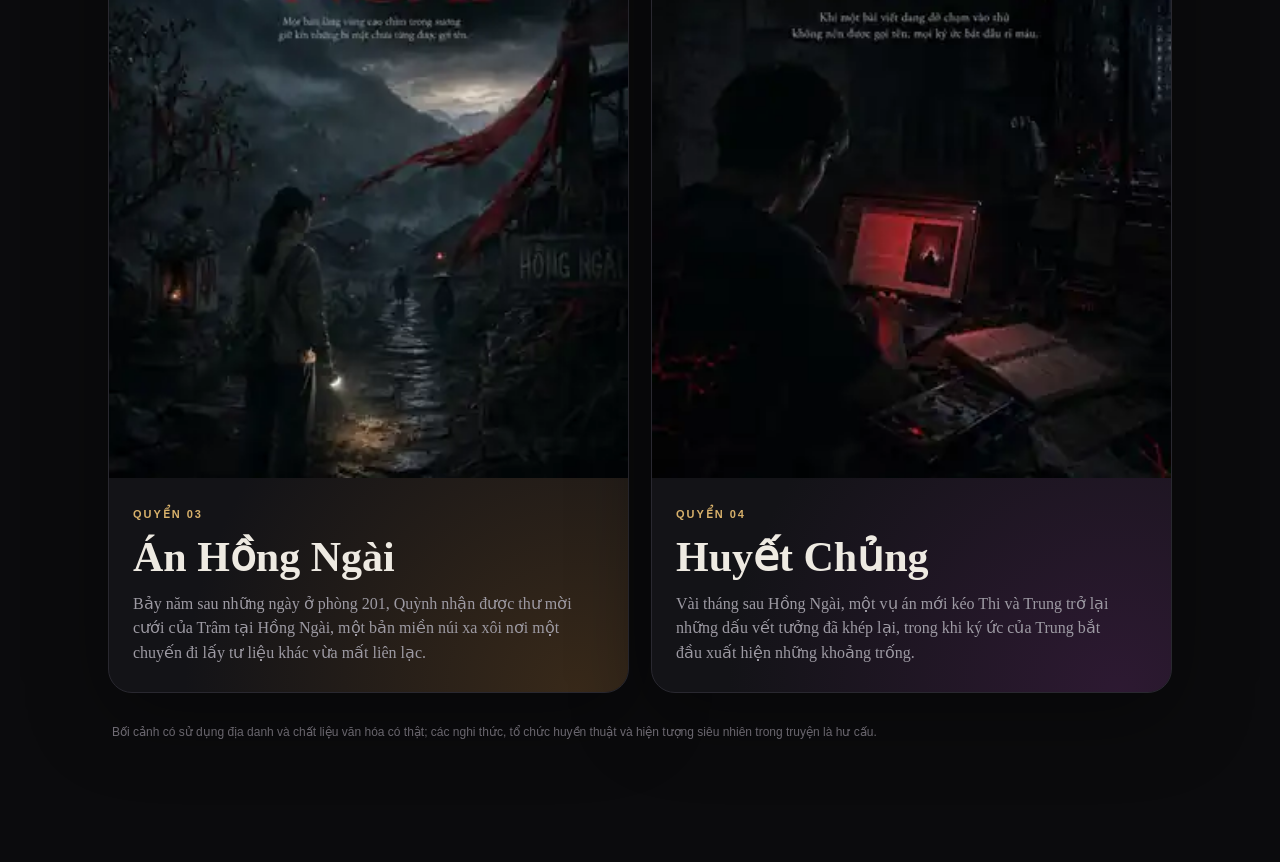
<file: stories/index.html>
<!doctype html>
<html lang="vi">
<head>
  <meta charset="utf-8">
  <meta name="viewport" content="width=device-width,initial-scale=1,viewport-fit=cover">
  <meta name="theme-color" content="#0d0d0f">
  <meta name="apple-mobile-web-app-capable" content="yes">
  <title>Âm Dương Kí — Horror Universe</title>
  <link rel="stylesheet" href="style.css?v=4">
</head>
<body>
  <header class="topbar">
    <a class="back" href="../">← MyGym</a>
    <button id="themeToggle" class="icon-button" type="button" aria-label="Đổi giao diện">◐</button>
  </header>

  <main class="shell">
    <section id="libraryView">
      <div class="hero">
        <p class="eyebrow">LÂM ANH TUẤN · ÂM DƯƠNG KÍ</p>
        <h1>Âm Dương Kí</h1>
        <p class="hero-copy">Bốn câu chuyện kinh dị nối nhau qua cùng một dòng thời gian, nơi mỗi vụ việc luôn có nhiều hơn một cách để được kể lại.</p>
      </div>
      <div id="bookGrid" class="book-grid"></div>
      <p class="disclaimer">Bối cảnh có sử dụng địa danh và chất liệu văn hóa có thật; các nghi thức, tổ chức huyền thuật và hiện tượng siêu nhiên trong truyện là hư cấu.</p>
    </section>

    <section id="bookView" class="hidden"></section>
    <article id="readerView" class="reader hidden"></article>
  </main>

  <div id="readingProgress" class="reading-progress" aria-hidden="true"></div>
  <script src="app.js?v=5"></script>
</body>
</html>
</file>
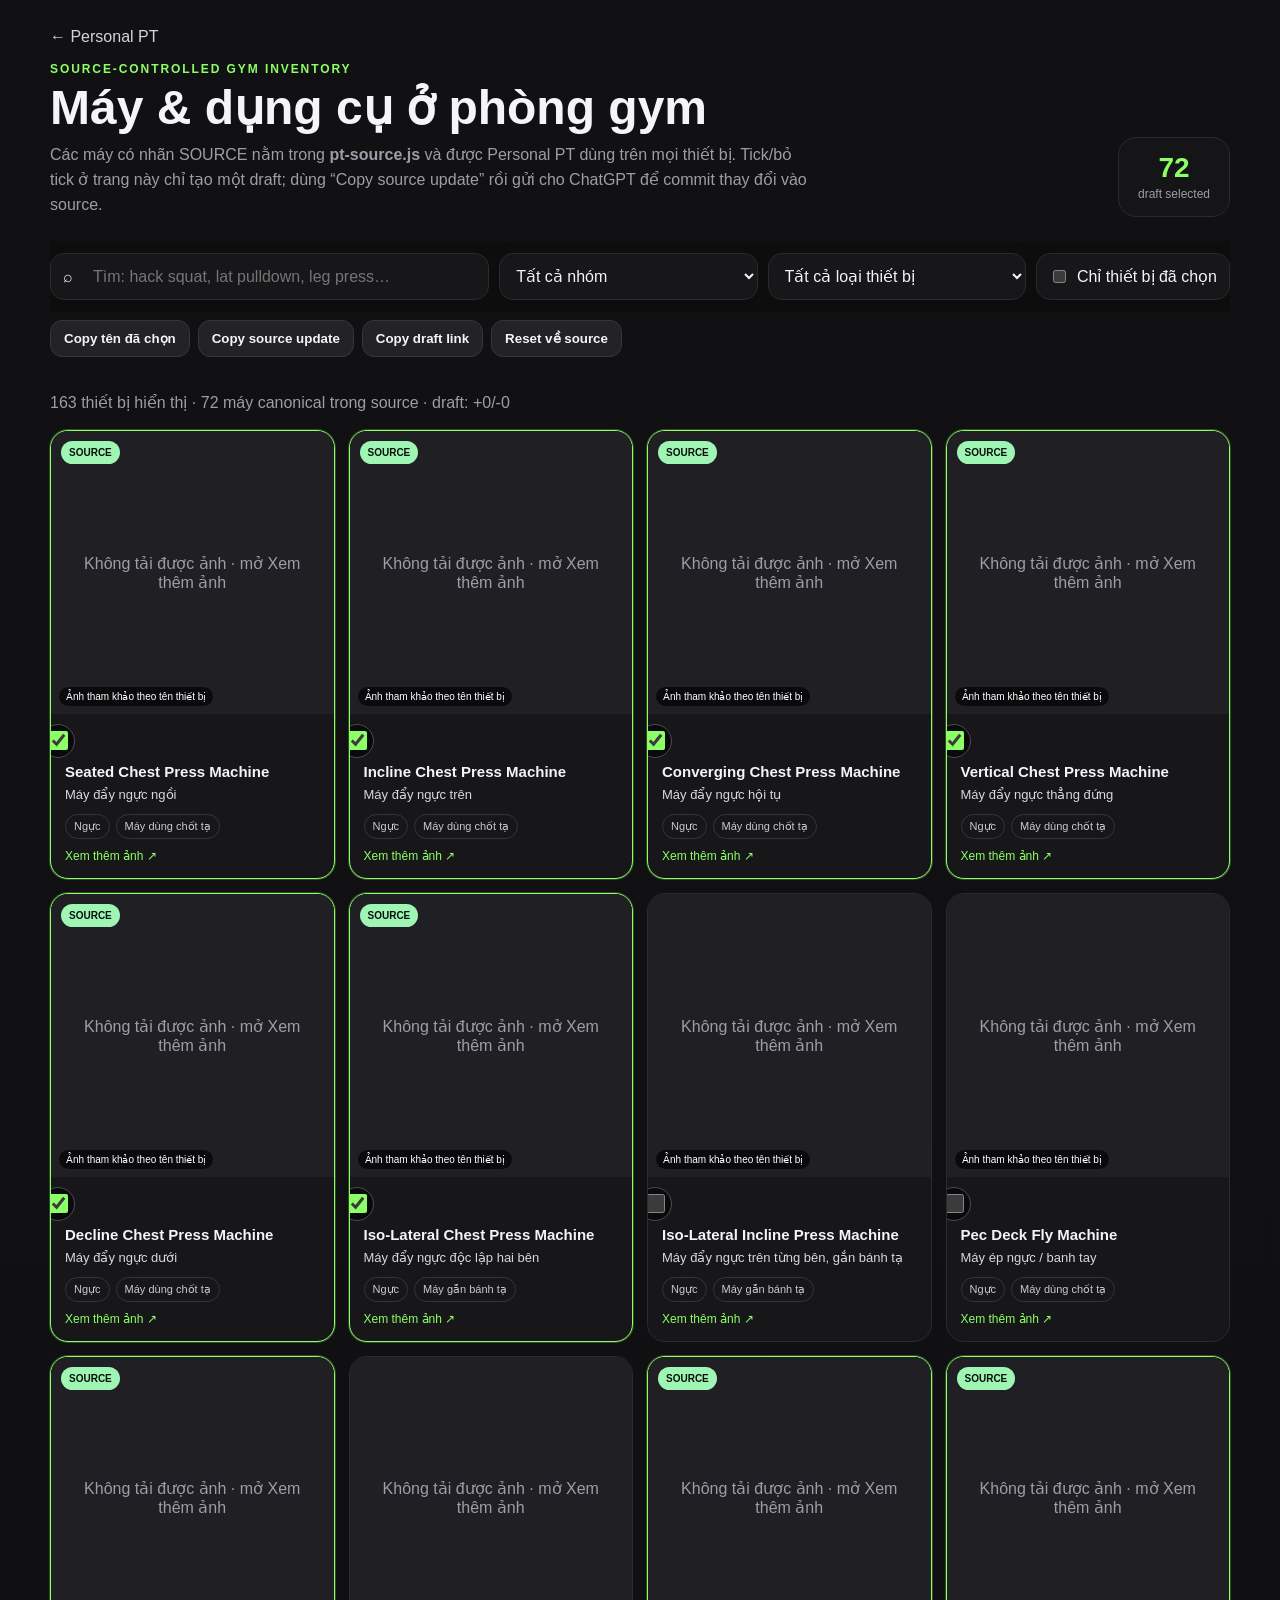
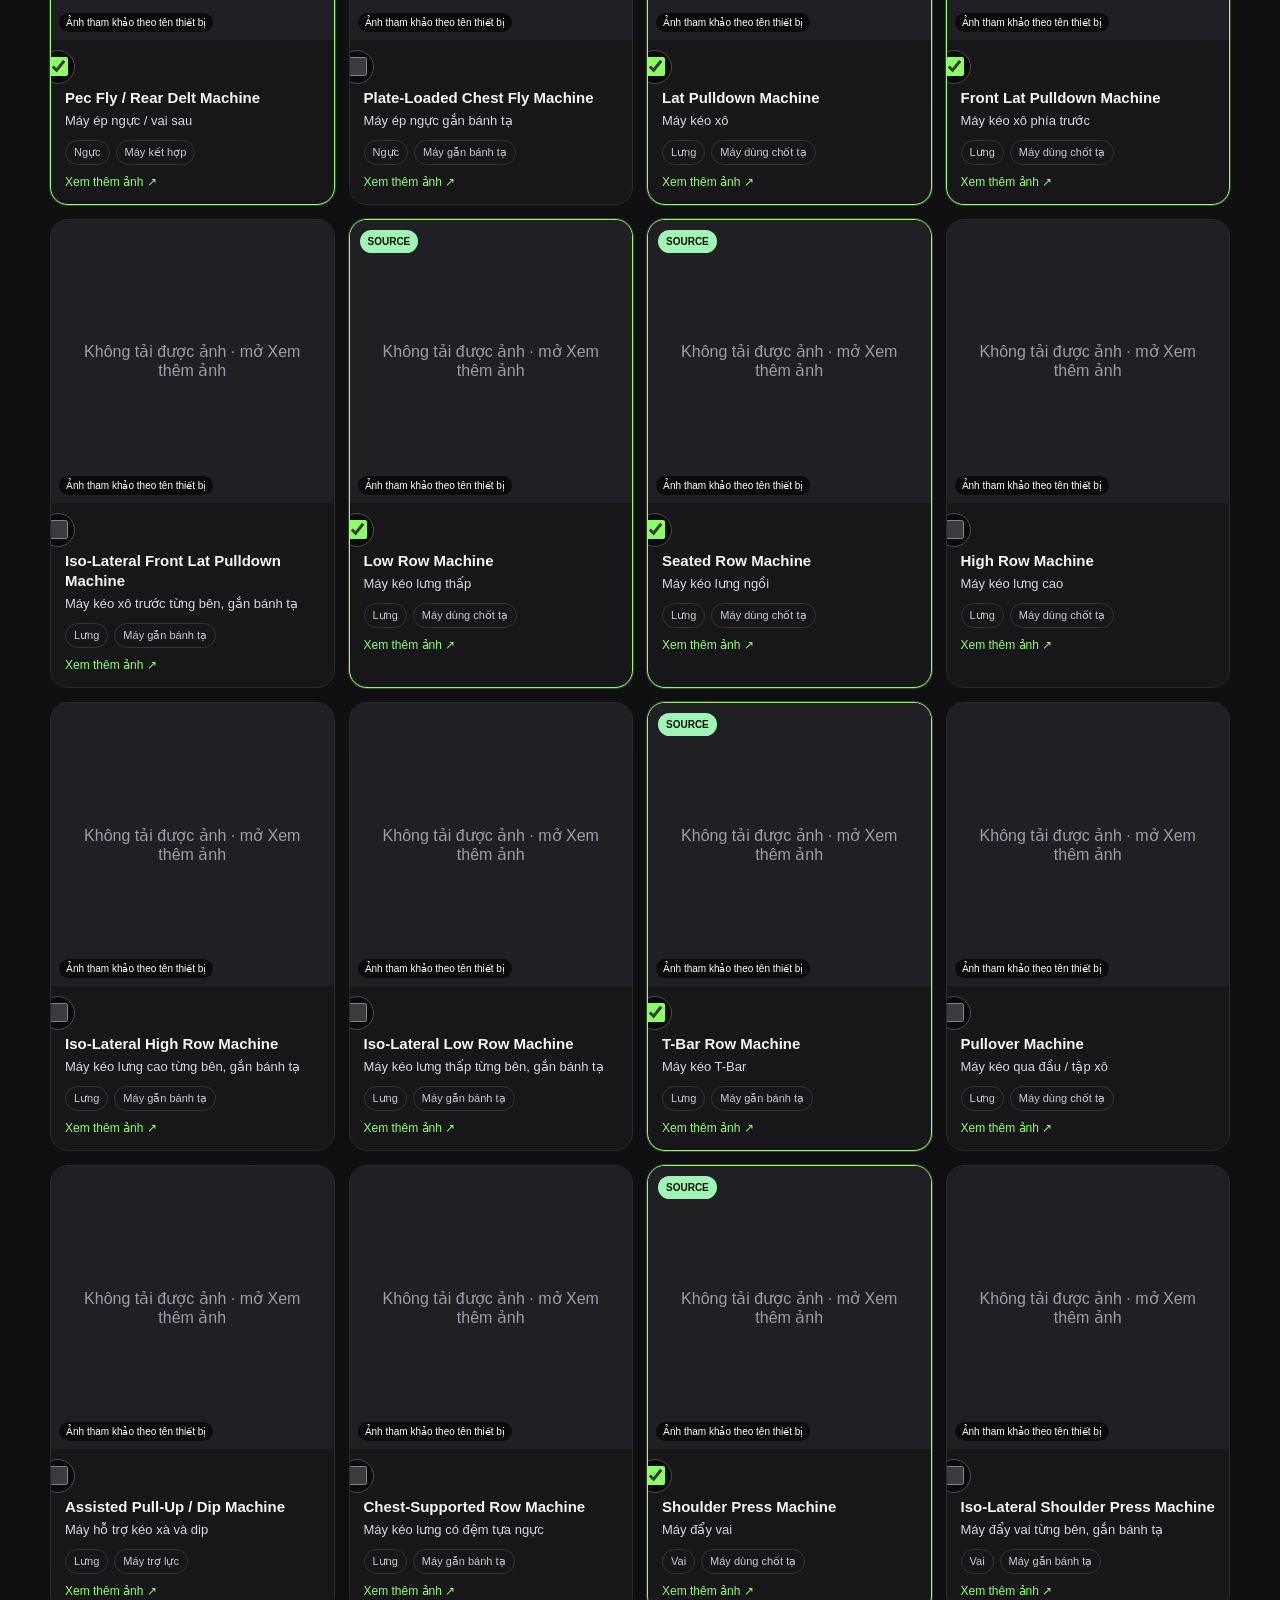
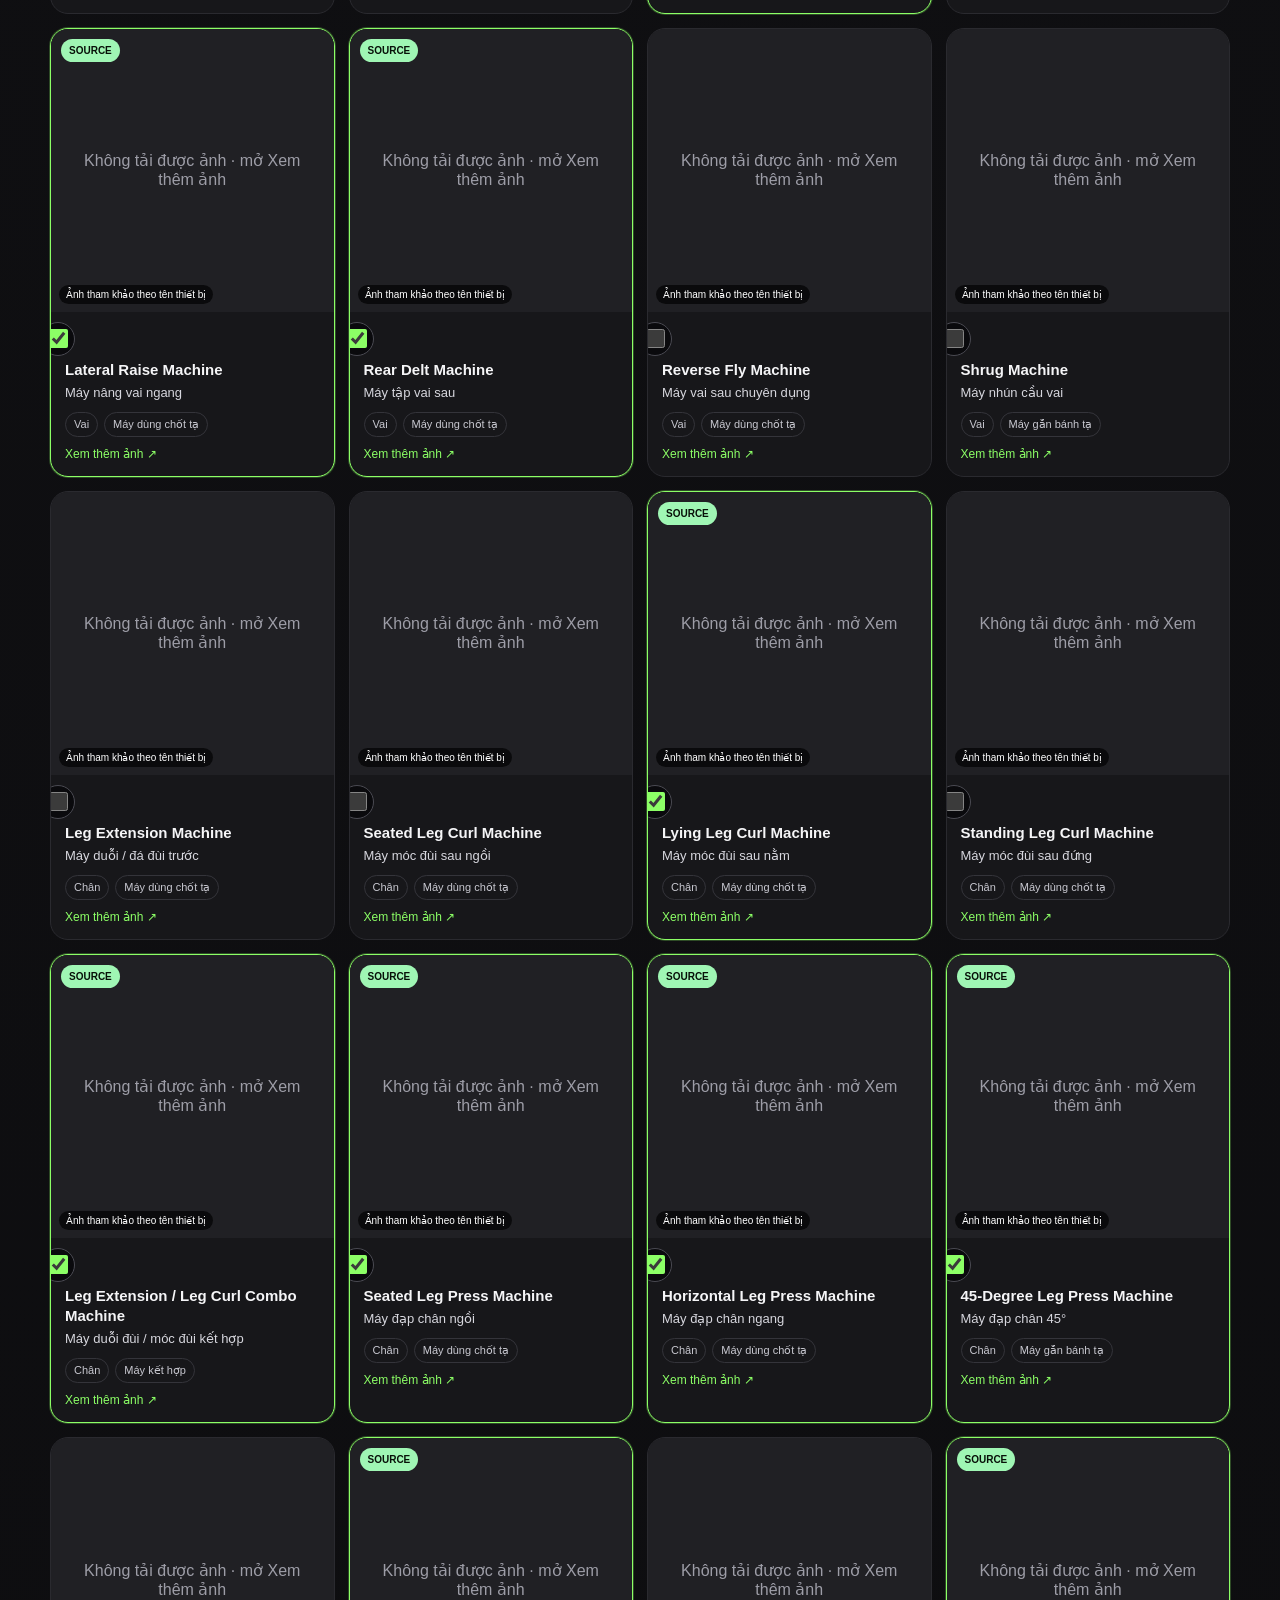
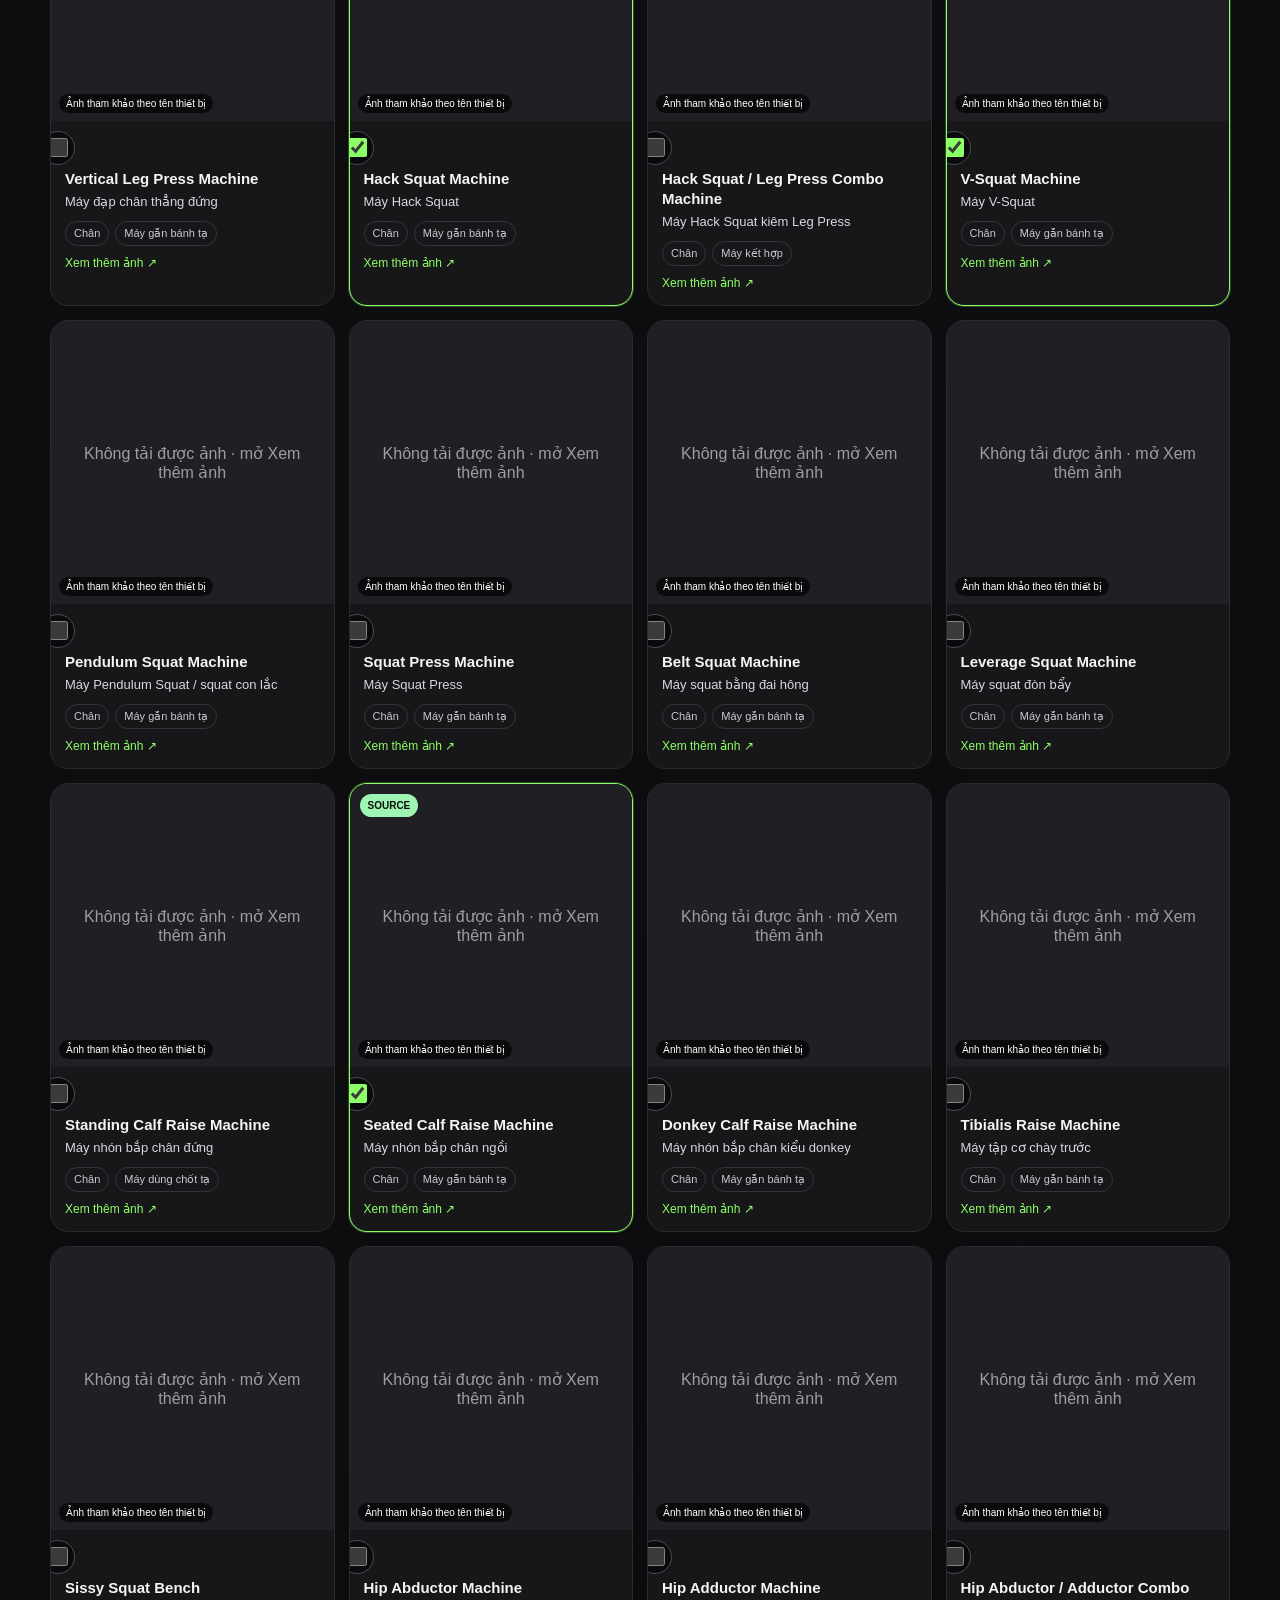
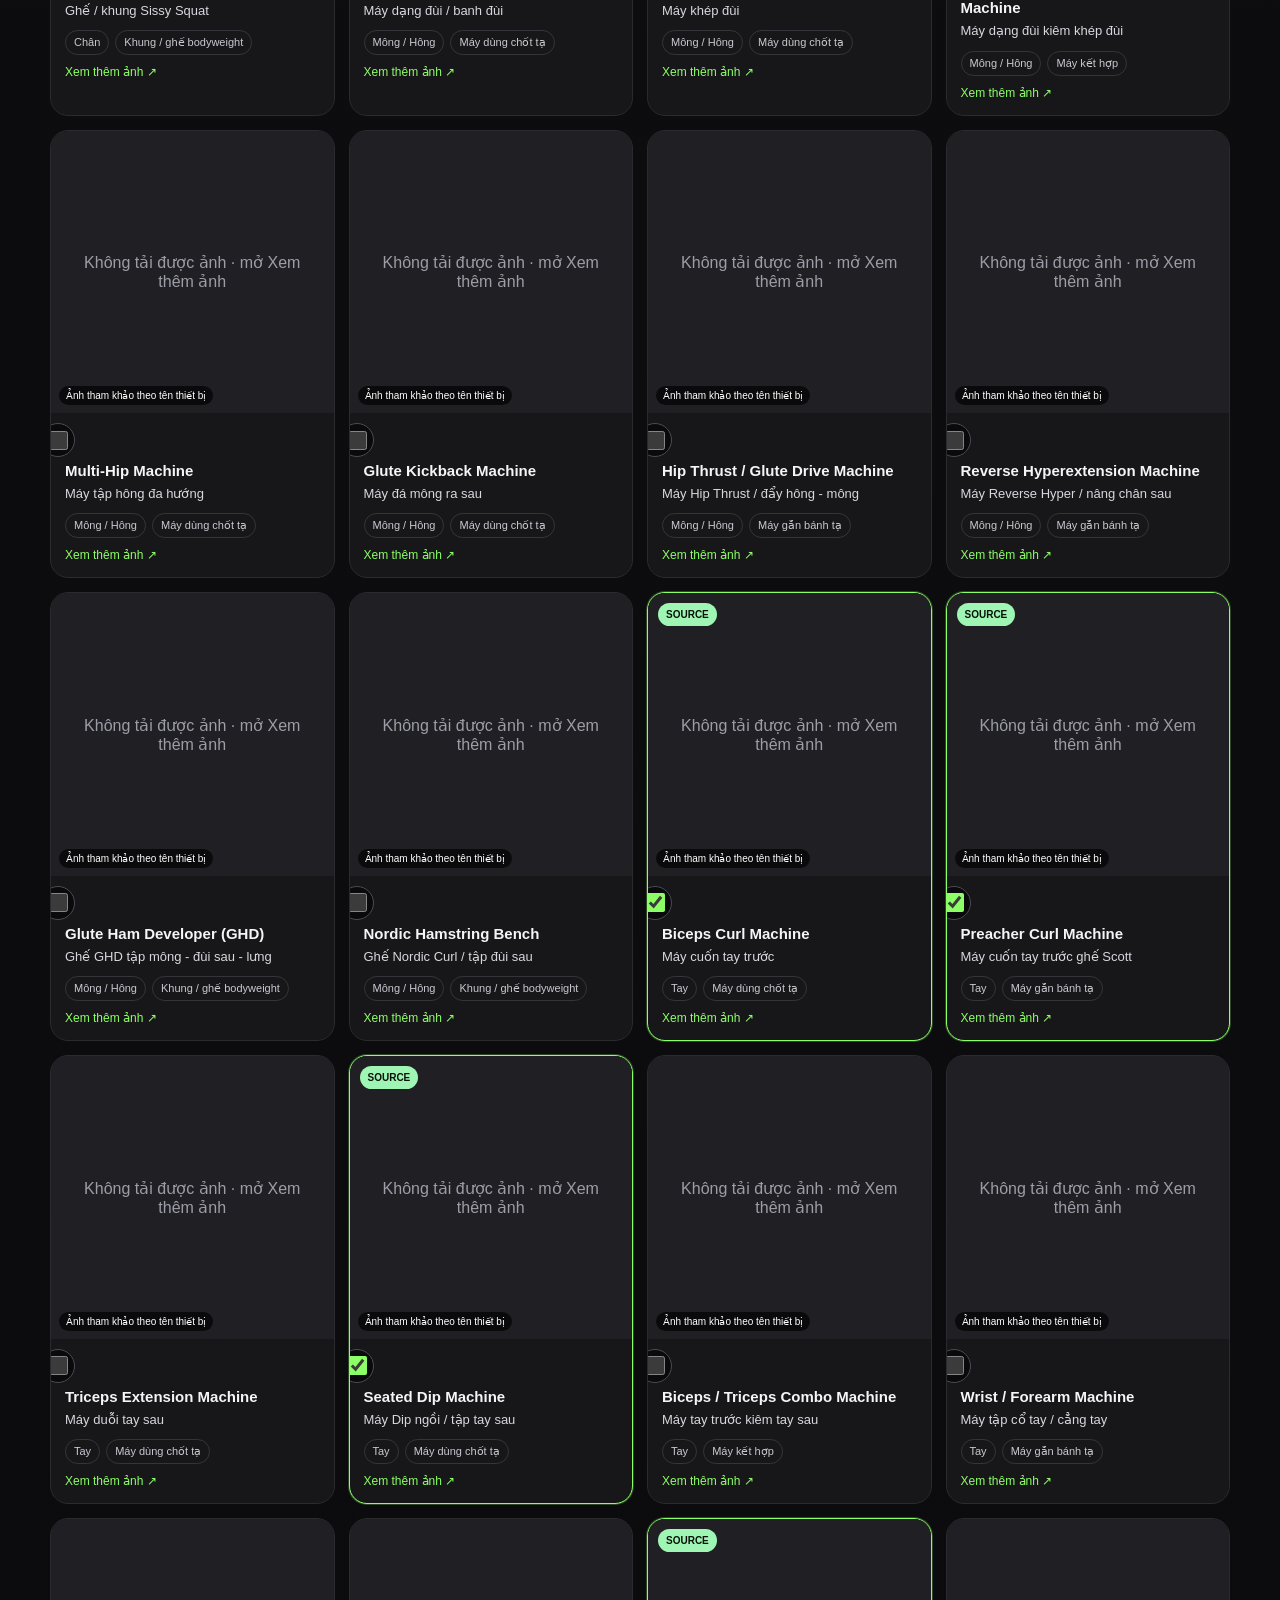
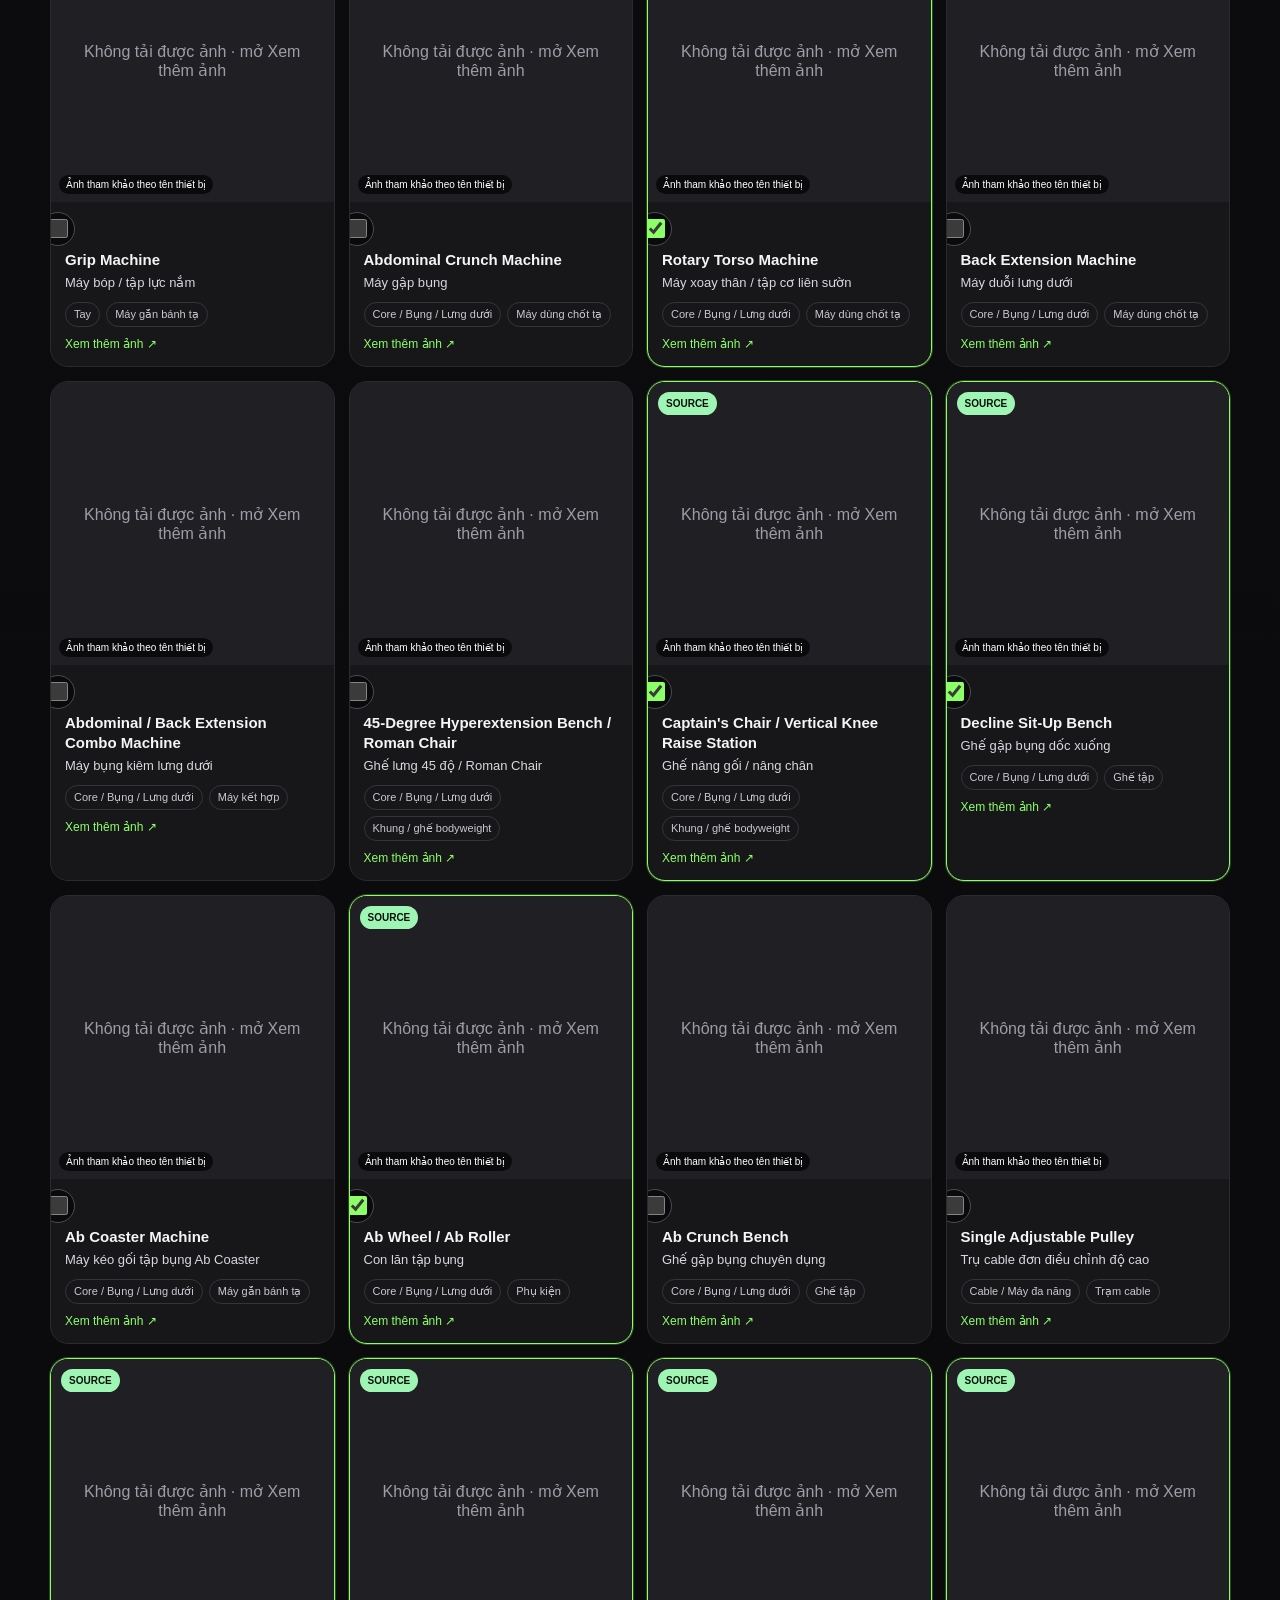
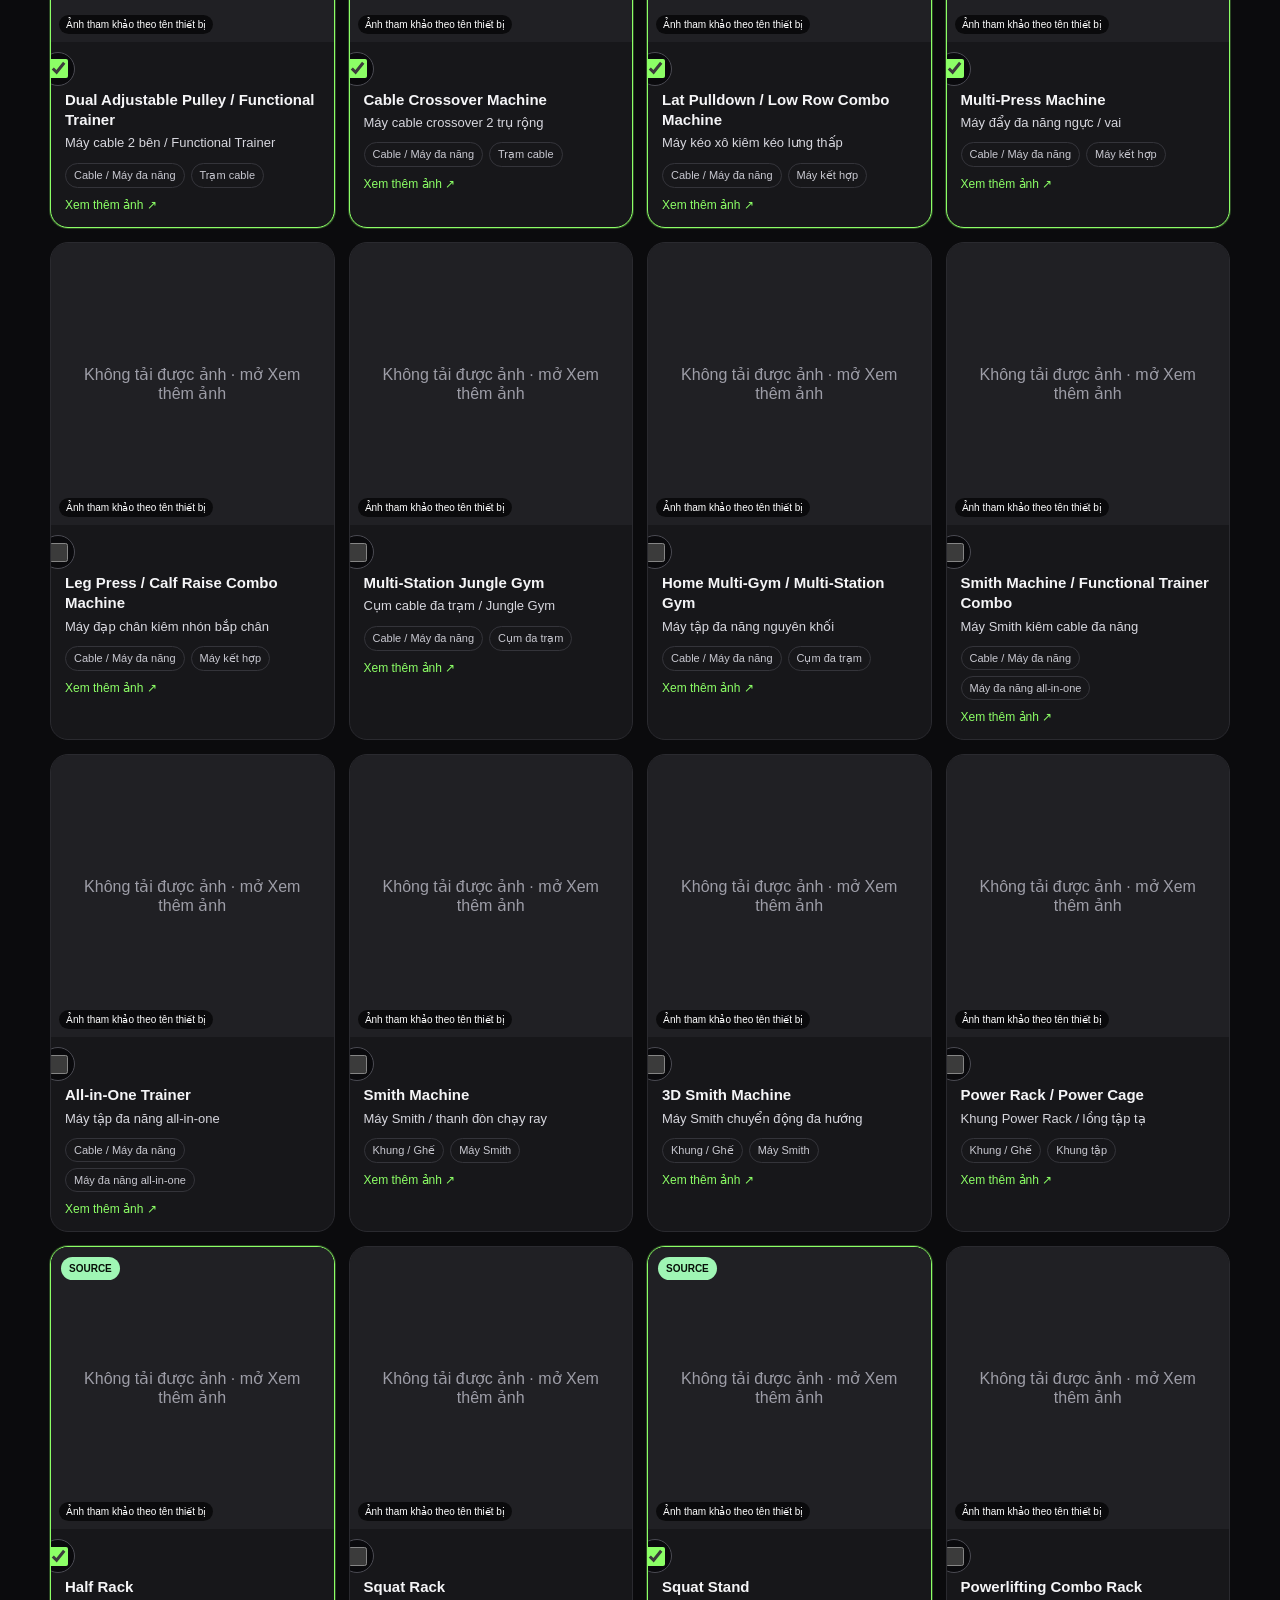
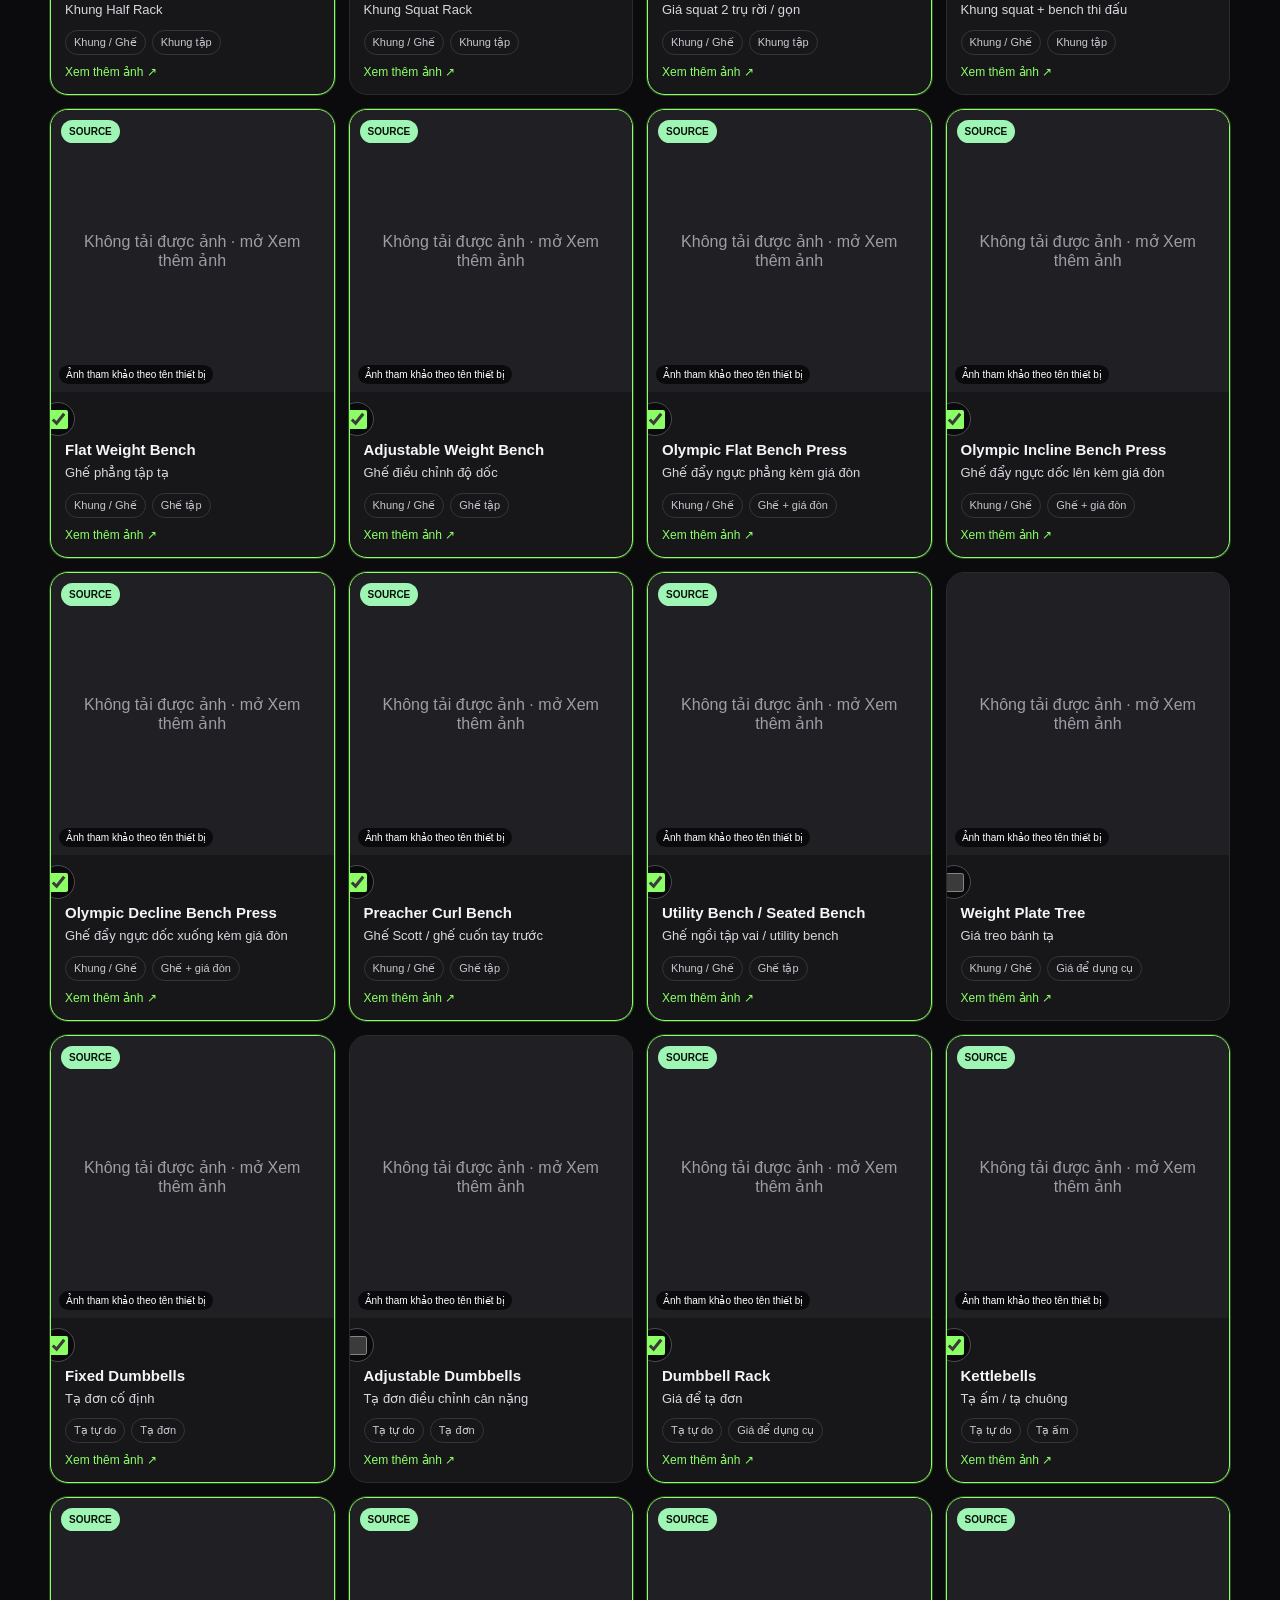
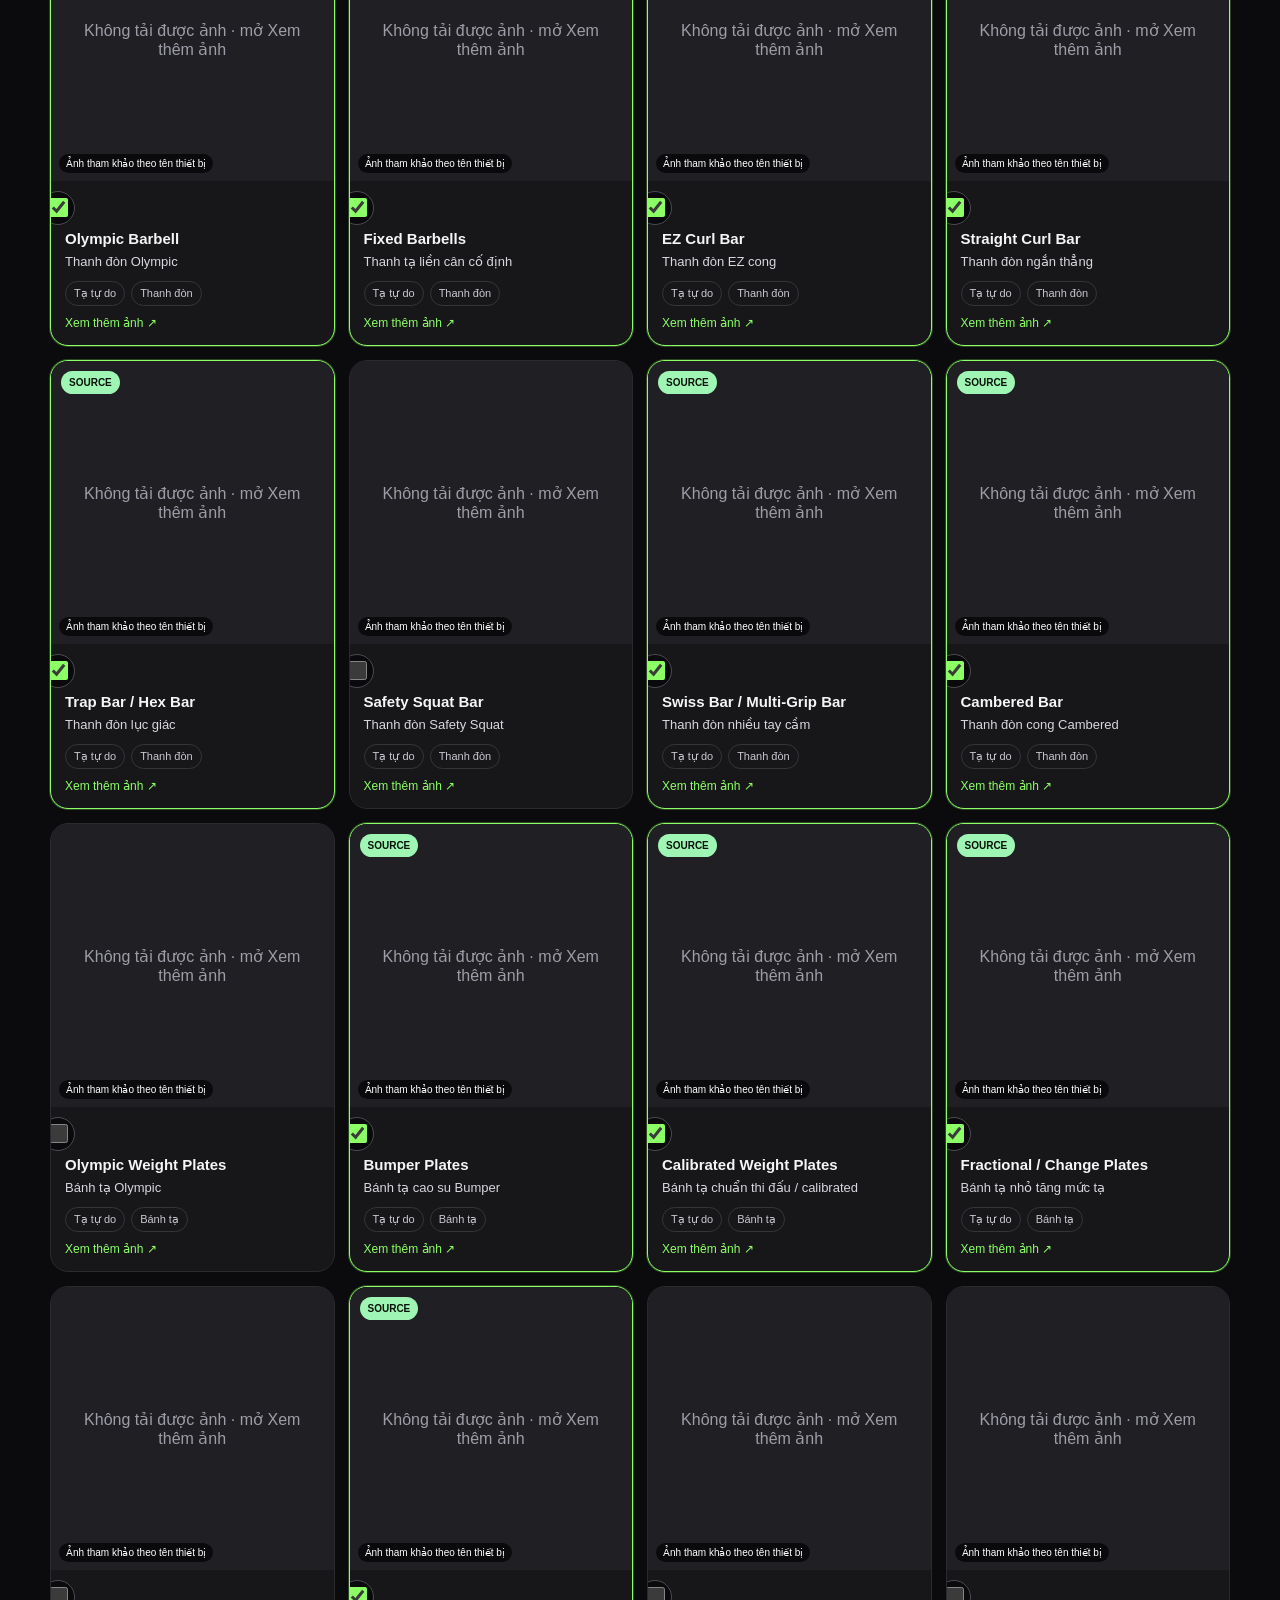
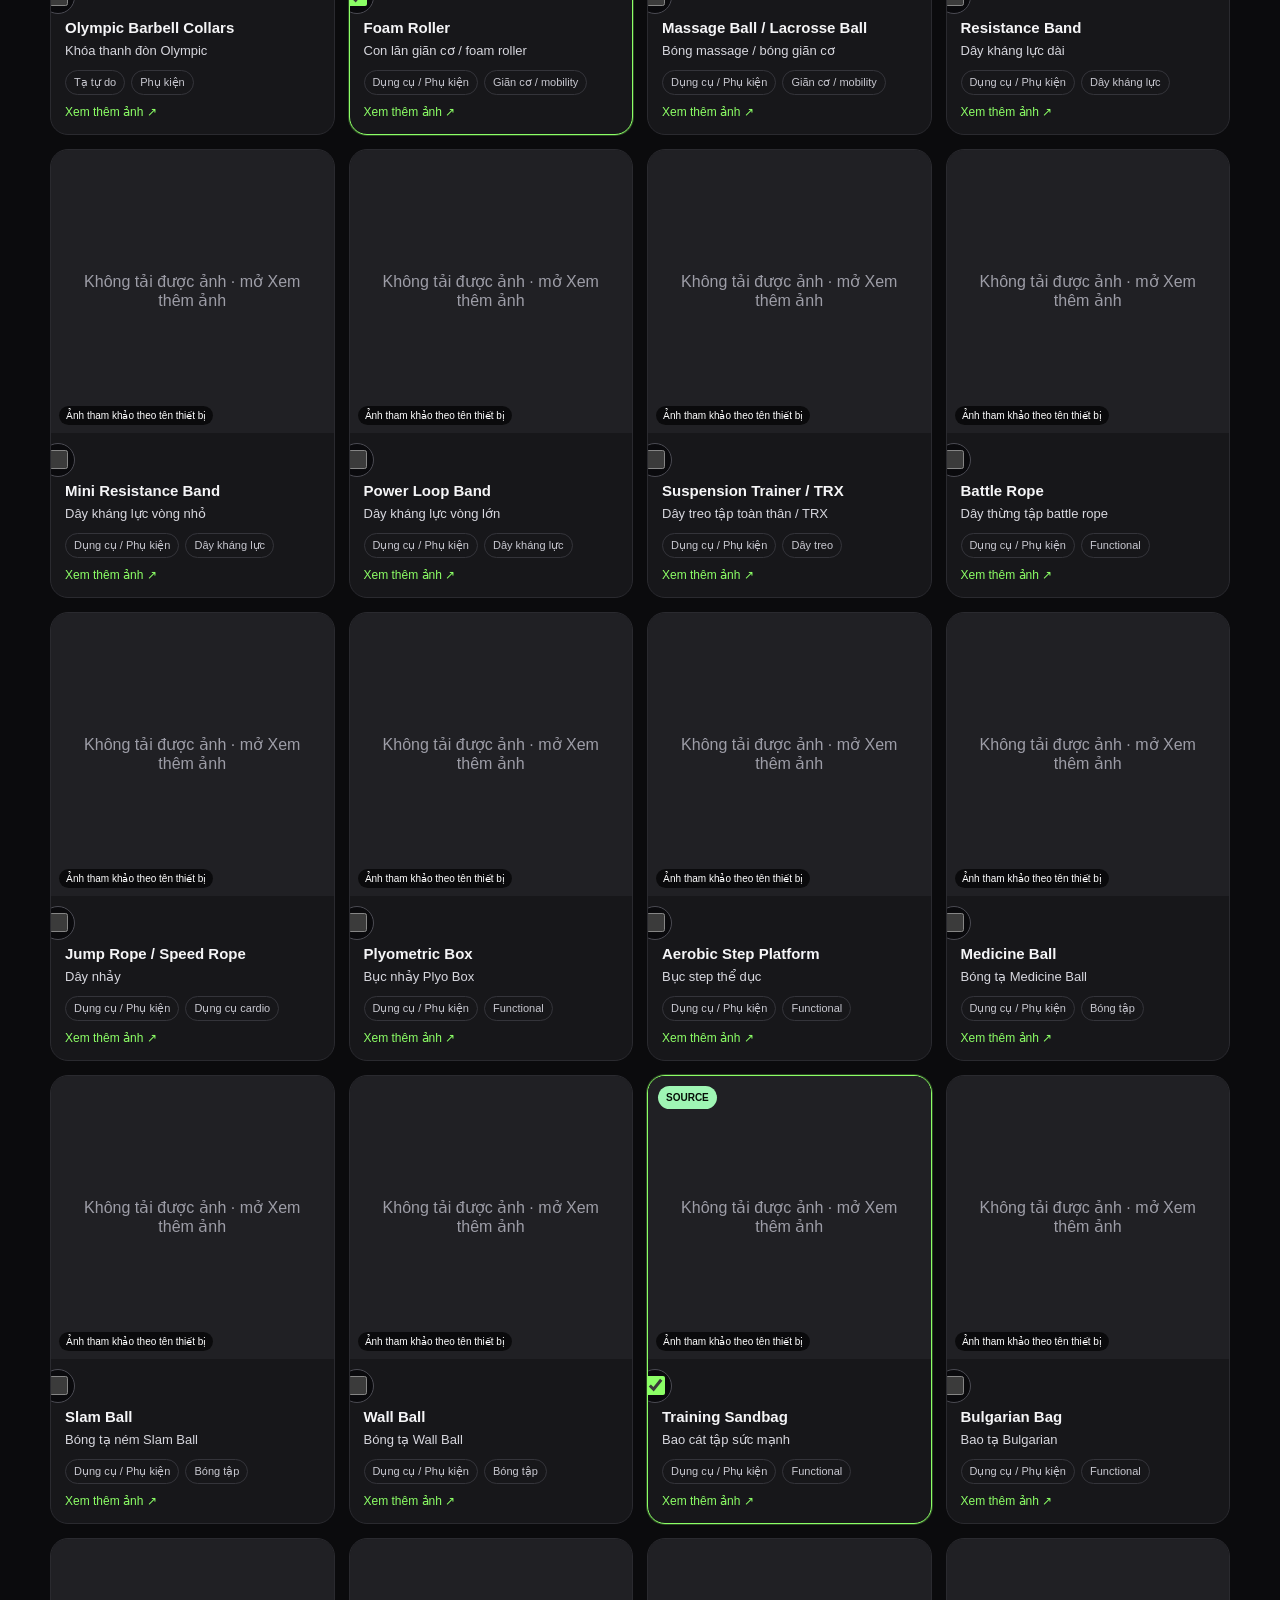
<file: equipment.html>
<!doctype html>
<html lang="vi">
<head>
  <meta charset="utf-8">
  <meta name="viewport" content="width=device-width,initial-scale=1,viewport-fit=cover">
  <meta name="theme-color" content="#121214">
  <title>MyGym — Equipment Catalog</title>
  <link rel="stylesheet" href="equipment.css?v=5">
</head>
<body>
  <div class="shell">
    <header class="topbar">
      <div>
        <a class="back" href="pt.html">← Personal PT</a>
        <p class="eyebrow">SOURCE-CONTROLLED GYM INVENTORY</p>
        <h1>Máy & dụng cụ ở phòng gym</h1>
        <p class="subtitle">Các máy có nhãn SOURCE nằm trong <b>pt-source.js</b> và được Personal PT dùng trên mọi thiết bị. Tick/bỏ tick ở trang này chỉ tạo một draft; dùng “Copy source update” rồi gửi cho ChatGPT để commit thay đổi vào source.</p>
      </div>
      <div class="counter"><strong id="selected-count">0</strong><span>draft selected</span></div>
    </header>

    <section class="toolbar">
      <label class="search-wrap"><span>⌕</span><input id="search" type="search" placeholder="Tìm: hack squat, lat pulldown, leg press…" autocomplete="off"></label>
      <select id="group-filter" aria-label="Lọc nhóm thiết bị"><option value="all">Tất cả nhóm</option></select>
      <select id="body-filter" aria-label="Lọc loại thiết bị"><option value="all">Tất cả loại thiết bị</option></select>
      <label class="only-selected"><input id="only-selected" type="checkbox"> Chỉ thiết bị đã chọn</label>
    </section>

    <section class="actions">
      <button id="copy-names" type="button">Copy tên đã chọn</button>
      <button id="copy-json" type="button">Copy source update</button>
      <button id="copy-link" type="button">Copy draft link</button>
      <button id="clear" class="ghost" type="button">Reset về source</button>
    </section>

    <div id="status" class="status">Đang tải source inventory…</div>
    <main id="grid" class="grid" aria-live="polite"></main>

    <footer>
      <b>Cơ chế mới:</b> inventory canonical không còn phụ thuộc localStorage. Source code là nguồn sự thật dùng chung. Các thay đổi tạm thời trên trang này chỉ là draft cho tới khi được commit vào <code>pt-source.js</code>.
    </footer>
  </div>

  <script src="pt-source.js?v=3"></script>
  <script src="equipment-v2.js?v=2"></script>
</body>
</html>
</file>
<file: android-learning/styles/main.css>
:root{--bg:#101114;--panel:#17191e;--panel2:#20232a;--text:#f4f5f7;--muted:#a8adb7;--line:#30343d;--accent:#ff6b35;--accent2:#b8f33d;--danger:#ff6b6b;--code:#0b0c0f;--shadow:0 16px 40px rgba(0,0,0,.25)}
:root.light{--bg:#f5f6f8;--panel:#fff;--panel2:#f0f2f5;--text:#181a1f;--muted:#626874;--line:#d9dde4;--code:#16181d;--shadow:0 14px 35px rgba(32,39,55,.12)}
*{box-sizing:border-box}html{scroll-behavior:smooth}body{margin:0;background:var(--bg);color:var(--text);font:16px/1.7 Inter,ui-sans-serif,system-ui,-apple-system,BlinkMacSystemFont,"Segoe UI",sans-serif}.app-shell{min-height:100vh}.topbar{height:68px;position:sticky;top:0;z-index:30;display:flex;align-items:center;gap:14px;padding:0 18px;background:color-mix(in srgb,var(--bg) 88%,transparent);backdrop-filter:blur(18px);border-bottom:1px solid var(--line)}.brand{display:flex;flex-direction:column;line-height:1.2}.brand strong{font-size:15px}.eyebrow{font-size:10px;letter-spacing:.16em;color:var(--accent2);font-weight:800}.top-actions{margin-left:auto;display:flex;align-items:center;gap:10px}.icon-button{border:1px solid var(--line);background:var(--panel);color:var(--text);border-radius:12px;width:40px;height:40px;font-size:19px;cursor:pointer}.progress-label{font-weight:800;color:var(--accent2)}.layout{display:grid;grid-template-columns:290px minmax(0,820px) 220px;justify-content:center;min-height:calc(100vh - 68px)}.sidebar,.lesson-toc{position:sticky;top:68px;height:calc(100vh - 68px);overflow:auto;background:var(--panel);border-right:1px solid var(--line);padding:20px}.lesson-toc{border-right:0;border-left:1px solid var(--line);font-size:14px}.sidebar-head{display:flex;align-items:center;justify-content:space-between}.sidebar h2{margin:0 0 14px;font-size:18px}.search-input{width:100%;padding:12px 13px;border:1px solid var(--line);border-radius:12px;background:var(--bg);color:var(--text);outline:none}.course-progress{padding:16px 0}.course-progress-row{display:flex;justify-content:space-between;font-size:13px;color:var(--muted)}.progress-track{height:8px;background:var(--panel2);border-radius:999px;overflow:hidden;margin-top:8px}.progress-track span{display:block;height:100%;width:0;background:linear-gradient(90deg,var(--accent),var(--accent2));transition:width .25s}.chapter{margin:14px 0}.chapter-title{font-size:12px;color:var(--muted);text-transform:uppercase;letter-spacing:.08em;margin:14px 0 8px}.lesson-link{display:flex;gap:9px;align-items:flex-start;padding:10px;border-radius:12px;color:var(--text);text-decoration:none}.lesson-link:hover,.lesson-link.active{background:var(--panel2)}.lesson-state{width:18px;flex:0 0 18px;color:var(--muted)}.lesson-link.done .lesson-state{color:var(--accent2)}.lesson-code{color:var(--accent);font-weight:800;font-size:12px;display:block}.lesson-name{font-size:14px;line-height:1.35}.content{min-width:0;padding:42px 48px 100px}.hero-card{background:linear-gradient(145deg,var(--panel),var(--panel2));border:1px solid var(--line);border-radius:24px;padding:28px;box-shadow:var(--shadow)}.hero-card h1{font-size:clamp(30px,5vw,48px);line-height:1.12;margin:8px 0 14px}.meta{color:var(--muted);display:flex;gap:14px;flex-wrap:wrap}.lesson-section{padding-top:28px;scroll-margin-top:92px}.lesson-section h2{font-size:26px;line-height:1.25;margin:0 0 14px}.lesson-section h3{font-size:20px;margin-top:24px}.lesson-section p{margin:12px 0}.lesson-section ul,.lesson-section ol{padding-left:23px}.callout{border:1px solid var(--line);border-left:4px solid var(--accent);background:var(--panel);border-radius:14px;padding:16px 18px;margin:18px 0}.callout.purpose{border-left-color:var(--accent2)}.callout.warning{border-left-color:var(--danger)}.callout.requirement{border-left-color:#65a7ff}.callout-title{font-size:13px;font-weight:900;text-transform:uppercase;letter-spacing:.07em;margin-bottom:6px}.code-wrap{margin:18px 0;border-radius:16px;overflow:hidden;background:var(--code);border:1px solid #292d35}.code-head{display:flex;justify-content:space-between;align-items:center;padding:9px 13px;color:#b9bec8;background:#14161b;font-size:12px}.copy-button{border:0;background:#272b33;color:#fff;border-radius:8px;padding:7px 10px;cursor:pointer}pre{margin:0;padding:18px;overflow:auto;color:#f1f3f6;font:13px/1.65 ui-monospace,SFMono-Regular,Menlo,Consolas,monospace}.data-table{width:100%;border-collapse:collapse;margin:18px 0;font-size:14px}.data-table th,.data-table td{border:1px solid var(--line);padding:11px;text-align:left}.data-table th{background:var(--panel2)}.term{border-bottom:1px dashed var(--accent2);cursor:help}.quiz-card{margin:20px 0;padding:20px;border-radius:18px;background:var(--panel);border:1px solid var(--line)}.quiz-option{display:block;padding:11px 12px;margin:9px 0;border:1px solid var(--line);border-radius:12px;cursor:pointer}.quiz-option:has(input:checked){border-color:var(--accent);background:color-mix(in srgb,var(--accent) 10%,var(--panel))}.quiz-actions,.lesson-actions{display:flex;gap:12px;flex-wrap:wrap;margin-top:20px}.button{border:0;border-radius:12px;padding:12px 16px;font-weight:800;cursor:pointer}.button.primary{background:var(--accent);color:#fff}.button.secondary{background:var(--panel2);color:var(--text);border:1px solid var(--line)}.quiz-result{margin-top:12px;font-weight:700}.done-banner{display:flex;justify-content:space-between;gap:16px;align-items:center;padding:18px;border-radius:16px;background:color-mix(in srgb,var(--accent2) 10%,var(--panel));border:1px solid color-mix(in srgb,var(--accent2) 40%,var(--line));margin-top:28px}.lesson-toc h3{font-size:13px;text-transform:uppercase;letter-spacing:.08em;color:var(--muted)}.lesson-toc a{display:block;color:var(--muted);text-decoration:none;padding:6px 0;line-height:1.35}.lesson-toc a:hover{color:var(--text)}.loading,.error-state{text-align:center;padding:80px 20px;color:var(--muted)}.mobile-only{display:none}
@media(max-width:1050px){.layout{grid-template-columns:270px minmax(0,1fr)}.lesson-toc{display:none}.content{padding:36px}}
@media(max-width:760px){.topbar{height:60px}.layout{display:block}.sidebar{position:fixed;left:0;top:0;z-index:50;width:min(88vw,330px);height:100vh;transform:translateX(-105%);transition:transform .25s;box-shadow:var(--shadow)}.sidebar.open{transform:translateX(0)}.content{padding:24px 18px 88px}.hero-card{padding:22px;border-radius:20px}.lesson-section h2{font-size:22px}.brand strong{max-width:210px;white-space:nowrap;overflow:hidden;text-overflow:ellipsis}.mobile-only{display:inline-grid;place-items:center}.desktop-only{display:none}.done-banner{align-items:flex-start;flex-direction:column}.data-table{display:block;overflow:auto}.topbar{padding:0 12px}.meta{font-size:13px}}
</file>
<file: stories/style.css>
:root{color-scheme:dark;--bg:#0b0b0d;--panel:#131317;--panel2:#19191f;--text:#eeeae2;--muted:#9d9aa3;--line:#292830;--accent:#b62832;--accent2:#d8b16b;--shadow:0 24px 80px rgba(0,0,0,.34);--serif:Georgia,'Times New Roman',serif;--sans:Inter,-apple-system,BlinkMacSystemFont,'Segoe UI',sans-serif}
*{box-sizing:border-box}
html{scroll-behavior:smooth}
body{margin:0;background:radial-gradient(circle at 50% -10%,#25171a 0,#0b0b0d 34rem);color:var(--text);font-family:var(--sans);line-height:1.6}
button,input{font:inherit}
.topbar{position:sticky;top:0;z-index:20;display:flex;justify-content:space-between;align-items:center;padding:12px max(16px,calc((100vw - 1100px)/2));background:rgba(11,11,13,.86);backdrop-filter:blur(18px);border-bottom:1px solid rgba(255,255,255,.06)}
.back,.icon-button{color:var(--muted);text-decoration:none;font-weight:700}
.icon-button{background:none;border:1px solid var(--line);border-radius:99px;width:38px;height:38px;cursor:pointer}
.shell{width:min(1100px,100%);margin:auto;padding:30px 18px 90px}
.hero{padding:58px 0 38px;max-width:760px}
.eyebrow{font-size:12px;letter-spacing:.22em;color:var(--accent2);font-weight:900}
.hero h1{font:700 clamp(44px,9vw,84px)/.95 var(--serif);margin:12px 0 22px;letter-spacing:-.045em}
.hero-copy{font:400 clamp(18px,2.5vw,23px)/1.55 var(--serif);color:#c8c2bb;max-width:700px}
.book-grid{display:grid;grid-template-columns:repeat(2,minmax(0,1fr));gap:22px}
.book-card{position:relative;border:1px solid var(--line);border-radius:24px;background:var(--panel);overflow:hidden;box-shadow:var(--shadow);cursor:pointer;isolation:isolate}
.book-card:after{content:"";position:absolute;inset:auto 0 0;height:42%;background:radial-gradient(circle at 90% 100%,var(--book-glow,rgba(182,40,50,.22)),transparent 65%);pointer-events:none;z-index:-1}
.book-poster-wrap{aspect-ratio:3/4;overflow:hidden;background:#08080a}
.book-poster{display:block;width:100%;height:100%;object-fit:cover;transition:transform .35s ease,filter .35s ease}
.book-card:hover .book-poster{transform:scale(1.018);filter:brightness(1.04)}
.book-card-copy{padding:22px 24px 26px}
.book-no{font:800 11px/1 var(--sans);letter-spacing:.18em;color:var(--accent2)}
.book-card h2{font:700 clamp(28px,4vw,42px)/1.06 var(--serif);margin:10px 0 12px}
.book-card p{color:var(--muted);max-width:55ch;margin:0;font-family:var(--serif);font-size:16px;line-height:1.55}
.disclaimer{font-size:12px;color:#77737c;margin:30px 4px}
.hidden{display:none!important}
.book-header{padding:38px 0 38px;border-bottom:1px solid var(--line);display:grid;grid-template-columns:minmax(220px,300px) minmax(0,1fr);gap:38px;align-items:center}
.book-detail-poster-wrap{border-radius:20px;overflow:hidden;border:1px solid var(--line);box-shadow:var(--shadow);background:#08080a}
.book-detail-poster{display:block;width:100%;height:auto;aspect-ratio:3/4;object-fit:cover}
.book-header h1{font:700 clamp(40px,7vw,70px)/1 var(--serif);margin:9px 0 18px}
.book-header .desc{max-width:680px;color:#bbb5ae;font-family:var(--serif);font-size:19px;line-height:1.65;margin:0}
.chapter-list{margin-top:28px;display:grid;gap:10px}
.chapter-row{display:block;padding:20px 22px;border:1px solid var(--line);border-radius:16px;background:var(--panel);cursor:pointer;transition:border-color .18s ease,transform .18s ease}
.chapter-row:hover{border-color:#4a454c;transform:translateY(-1px)}
.chapter-row h3{margin:0;font:700 21px/1.35 var(--serif)}
.reader{width:min(760px,100%);margin:auto}
.reader-nav{display:flex;justify-content:flex-start;align-items:center;padding:24px 0 18px;border-bottom:1px solid var(--line)}
.reader-nav button{background:none;color:var(--muted);border:0;font-weight:800;padding:8px 0;cursor:pointer}
.reader-head{padding:56px 0 36px;text-align:center}
.reader-head h1{font:700 clamp(36px,8vw,58px)/1.08 var(--serif);margin:0 auto;max-width:20ch}
.story-body{font:400 19px/1.9 var(--serif);letter-spacing:.003em}
.story-body p{margin:0 0 1.35em}
.story-body p:first-of-type:first-letter{float:left;font-size:4.1em;line-height:.78;padding:.12em .1em 0 0;color:var(--accent2);font-weight:700}
.story-body .dialogue{padding-left:18px;border-left:1px solid #343139}
.story-body .scene-break{text-align:center;color:var(--accent2);letter-spacing:.5em;margin:38px 0;font-family:var(--sans)}
.story-body .note{padding:18px 20px;border:1px solid var(--line);background:var(--panel);border-radius:14px;color:#b7b2ab;font-size:16px}
.reader-footer{margin-top:48px;padding:28px 0;border-top:1px solid var(--line);display:flex;justify-content:space-between;gap:10px}
.reader-footer button{padding:12px 16px;border-radius:12px;border:1px solid var(--line);background:var(--panel);color:var(--text);font-weight:800;cursor:pointer}
.reading-progress{position:fixed;left:0;top:0;z-index:99;height:2px;background:var(--accent);width:0}
.copy-tool-trigger{margin-top:24px;padding:12px 17px;border-radius:12px;border:1px solid #4d393c;background:rgba(182,40,50,.12);color:var(--text);font-weight:850;cursor:pointer;transition:background .18s ease,border-color .18s ease,transform .18s ease}
.copy-tool-trigger:hover{background:rgba(182,40,50,.2);border-color:#765056;transform:translateY(-1px)}
.copy-tool{margin:28px 0 34px;padding:24px;border:1px solid var(--line);border-radius:22px;background:linear-gradient(180deg,var(--panel2),var(--panel));box-shadow:0 18px 60px rgba(0,0,0,.18);scroll-margin-top:78px}
.copy-tool-head{display:flex;align-items:flex-start;justify-content:space-between;gap:18px;padding-bottom:20px;border-bottom:1px solid var(--line)}
.copy-tool-head .eyebrow{margin:0 0 6px}
.copy-tool-head h2{font:700 clamp(28px,5vw,38px)/1.08 var(--serif);margin:0 0 7px}
.copy-tool-head p:last-child{margin:0;color:var(--muted);font-size:14px}
.copy-close{flex:0 0 auto;width:36px;height:36px;border:1px solid var(--line);border-radius:99px;background:transparent;color:var(--muted);font-size:24px;line-height:1;cursor:pointer}
.copy-mode-tabs{display:grid;grid-template-columns:repeat(4,minmax(0,1fr));gap:8px;margin:20px 0}
.copy-mode{min-height:44px;padding:9px 12px;border:1px solid var(--line);border-radius:12px;background:var(--panel);color:var(--muted);font-weight:800;cursor:pointer}
.copy-mode:hover{border-color:#4a454c;color:var(--text)}
.copy-mode.active{border-color:#755055;background:rgba(182,40,50,.16);color:var(--text)}
.copy-limit-row{padding:17px;border:1px solid var(--line);border-radius:16px;background:rgba(0,0,0,.08);margin-bottom:18px}
.copy-limit-row>label{display:block;font-weight:850;margin-bottom:9px}
.copy-limit-controls{display:grid;grid-template-columns:minmax(0,1fr) auto;gap:9px}
.copy-limit-controls input{width:100%;min-width:0;padding:11px 13px;border:1px solid var(--line);border-radius:11px;background:var(--bg);color:var(--text);outline:none}
.copy-limit-controls input:focus{border-color:#765056;box-shadow:0 0 0 3px rgba(182,40,50,.12)}
.copy-generate{padding:11px 17px;border:1px solid #765056;border-radius:11px;background:var(--accent);color:white;font-weight:900;cursor:pointer}
.copy-generate:disabled{opacity:.6;cursor:wait}
.copy-help{margin:8px 0 0;color:var(--muted);font-size:12px}
.copy-loading,.copy-error{padding:16px;border-radius:13px;background:var(--panel);border:1px solid var(--line);color:var(--muted)}
.copy-error{border-color:#6e3338;color:#e8a5a9}
.copy-result-head{display:flex;align-items:baseline;justify-content:space-between;gap:12px;margin:18px 2px 10px}
.copy-result-head span{font-size:12px;color:var(--muted);text-align:right}
.copy-segment-list{display:grid;grid-template-columns:repeat(4,minmax(0,1fr));gap:9px}
.copy-segment{display:flex;flex-direction:column;align-items:flex-start;gap:2px;min-height:58px;padding:11px 13px;border:1px solid var(--line);border-radius:12px;background:var(--panel);color:var(--text);font-weight:850;cursor:pointer;text-align:left;transition:background .16s ease,border-color .16s ease,transform .16s ease}
.copy-segment:hover{border-color:#55505a;transform:translateY(-1px)}
.copy-segment small{font-size:10px;color:var(--muted);font-weight:650}
.copy-segment.copied{background:rgba(55,133,86,.18);border-color:#3f8058}
.copy-segment.copied small{color:#8ec5a2}
.copy-status{min-height:1.4em;margin:12px 2px 0;color:var(--muted);font-size:12px}
.light{--bg:#f4f0e8;--panel:#fffdf8;--panel2:#f7f1e8;--text:#211d1b;--muted:#6d6761;--line:#ddd4ca;background:#f4f0e8}
.light .topbar{background:rgba(244,240,232,.9)}
.light .hero-copy{color:#57504a}
.light .book-header .desc{color:#625a53}
.light .story-body .dialogue{border-color:#d4cbc1}
.light .copy-tool{box-shadow:0 18px 60px rgba(82,65,50,.08)}
.light .copy-limit-row{background:rgba(112,89,68,.035)}
.light .copy-limit-controls input{background:#fffdf8}
@media(max-width:700px){.shell{padding-top:18px}.hero{padding:34px 0 28px}.book-grid{grid-template-columns:1fr;gap:18px}.book-card-copy{padding:20px 20px 23px}.book-card p{font-size:15px}.book-header{grid-template-columns:1fr;gap:25px;padding-top:28px}.book-detail-poster-wrap{width:min(82vw,320px);margin:auto}.book-header-copy{text-align:center}.book-header .desc{font-size:17px}.chapter-row{padding:17px 16px}.chapter-row h3{font-size:19px}.reader-footer{align-items:stretch}.reader-footer button{font-size:12px;max-width:48%}.story-body{font-size:18px;line-height:1.85}.copy-tool{padding:18px 14px;margin-top:22px;border-radius:18px}.copy-tool-head{text-align:left}.copy-mode-tabs{grid-template-columns:repeat(2,minmax(0,1fr))}.copy-mode{font-size:12px}.copy-limit-controls{grid-template-columns:1fr}.copy-generate{width:100%}.copy-result-head{align-items:flex-start;flex-direction:column;gap:2px}.copy-result-head span{text-align:left}.copy-segment-list{grid-template-columns:repeat(2,minmax(0,1fr))}.copy-segment{min-height:56px}.copy-tool-trigger{width:100%}}
@media(max-width:420px){.copy-segment-list{grid-template-columns:1fr}.copy-mode-tabs{gap:6px}.copy-mode{padding-inline:8px}}
@media(prefers-reduced-motion:reduce){*{scroll-behavior:auto!important}.book-poster,.chapter-row,.copy-tool-trigger,.copy-segment{transition:none!important}}
</file>
<file: equipment.css>
:root{color-scheme:dark;--bg:#0d0d0f;--card:#17171a;--line:#2a2a2f;--muted:#9d9da7;--text:#f5f5f7;--accent:#8cff66;--danger:#ff6b6b}*{box-sizing:border-box}body{margin:0;background:linear-gradient(180deg,#111114 0,#0b0b0d 45%);color:var(--text);font-family:Inter,ui-sans-serif,-apple-system,BlinkMacSystemFont,"Segoe UI",sans-serif}.shell{width:min(1180px,calc(100% - 28px));margin:auto;padding:28px 0 60px}.topbar{display:flex;justify-content:space-between;gap:24px;align-items:flex-end;margin-bottom:24px}.back{display:inline-block;color:#d4d4dc;text-decoration:none;margin-bottom:16px}.eyebrow{font-size:12px;letter-spacing:.16em;color:var(--accent);font-weight:800;margin:0 0 8px}h1{font-size:clamp(28px,5vw,48px);line-height:1.02;margin:0 0 10px;max-width:760px}.subtitle{margin:0;color:var(--muted);max-width:760px;line-height:1.55}.counter{min-width:112px;padding:14px 18px;border:1px solid var(--line);border-radius:18px;background:#151518;text-align:center}.counter strong{display:block;font-size:28px;color:var(--accent)}.counter span{font-size:12px;color:var(--muted)}.toolbar{display:grid;grid-template-columns:minmax(240px,1.7fr) 1fr 1fr auto;gap:10px;position:sticky;top:0;z-index:5;padding:12px 0;background:rgba(13,13,15,.93);backdrop-filter:blur(12px)}.search-wrap{display:flex;align-items:center;gap:8px;background:#17171a;border:1px solid var(--line);border-radius:14px;padding:0 12px}.search-wrap input,select{width:100%;border:0;outline:0;color:var(--text);background:#17171a;padding:13px 12px;border-radius:14px;font:inherit}select{border:1px solid var(--line)}.only-selected{display:flex;align-items:center;gap:8px;padding:0 12px;border:1px solid var(--line);border-radius:14px;white-space:nowrap;background:#17171a}.actions{display:flex;flex-wrap:wrap;gap:8px;margin:8px 0 18px}.actions button{border:1px solid #35353b;background:#222227;color:var(--text);border-radius:12px;padding:10px 13px;font-weight:700;cursor:pointer}.actions button:hover{border-color:#5c5c66}.actions .danger{color:#ff9b9b}.status{color:var(--muted);padding:18px 0}.grid{display:grid;grid-template-columns:repeat(4,minmax(0,1fr));gap:14px}.card{position:relative;background:var(--card);border:1px solid var(--line);border-radius:18px;overflow:hidden;transition:.16s ease}.card:hover{transform:translateY(-2px);border-color:#44444c}.card.selected{border-color:var(--accent);box-shadow:0 0 0 1px rgba(140,255,102,.25)}.image-wrap{aspect-ratio:1/1;background:#202024;display:flex;align-items:center;justify-content:center;overflow:hidden;position:relative}.image-wrap img{width:100%;height:100%;object-fit:contain;background:#fff}.image-note{position:absolute;left:8px;bottom:8px;z-index:2;font-size:10px;color:#fff;background:rgba(0,0,0,.68);padding:4px 7px;border-radius:999px;pointer-events:none}.image-fallback{padding:24px;color:var(--muted);text-align:center}.card-body{padding:14px}.name{font-size:15px;line-height:1.35;font-weight:800;margin:0 0 4px}.vi-name{font-size:13px;line-height:1.4;color:#d7d7de;margin-bottom:10px}.meta{display:flex;flex-wrap:wrap;gap:6px}.pill{font-size:11px;color:#c8c8d0;border:1px solid #34343a;border-radius:999px;padding:5px 8px}.tick{position:absolute;top:10px;right:10px;width:34px;height:34px;border-radius:50%;display:grid;place-items:center;background:rgba(8,8,10,.82);border:1px solid #4a4a52;z-index:3}.tick input{width:19px;height:19px;accent-color:var(--accent);cursor:pointer}.card-button{position:absolute;inset:0;border:0;background:transparent;cursor:pointer;z-index:1}.card-body,.tick{position:relative;z-index:2}.tick{pointer-events:none}.tick input{pointer-events:auto}.image-search{display:inline-block;margin-top:10px;color:var(--accent);font-size:12px;text-decoration:none;position:relative;z-index:4}.image-search:hover{text-decoration:underline}.empty{grid-column:1/-1;padding:40px;text-align:center;color:var(--muted);border:1px dashed var(--line);border-radius:18px}footer{margin-top:30px;color:var(--muted);line-height:1.6;font-size:13px;border-top:1px solid var(--line);padding-top:18px}@media(max-width:900px){.grid{grid-template-columns:repeat(3,1fr)}.toolbar{grid-template-columns:1fr 1fr}.search-wrap{grid-column:1/-1}.only-selected{min-height:46px}.topbar{align-items:flex-start}.counter{position:sticky;top:12px}}@media(max-width:640px){.shell{width:min(100% - 18px,1180px);padding-top:18px}.grid{grid-template-columns:repeat(2,minmax(0,1fr));gap:9px}.card{border-radius:14px}.card-body{padding:10px}.name{font-size:13px}.vi-name{font-size:12px}.meta{gap:4px}.pill{font-size:10px}.toolbar{grid-template-columns:1fr;position:static}.search-wrap{grid-column:auto}.topbar{display:block}.counter{margin-top:14px;width:100%;position:static;display:flex;align-items:baseline;justify-content:center;gap:7px}.counter strong{font-size:22px}.actions button{flex:1 1 calc(50% - 8px)}}
</file>
